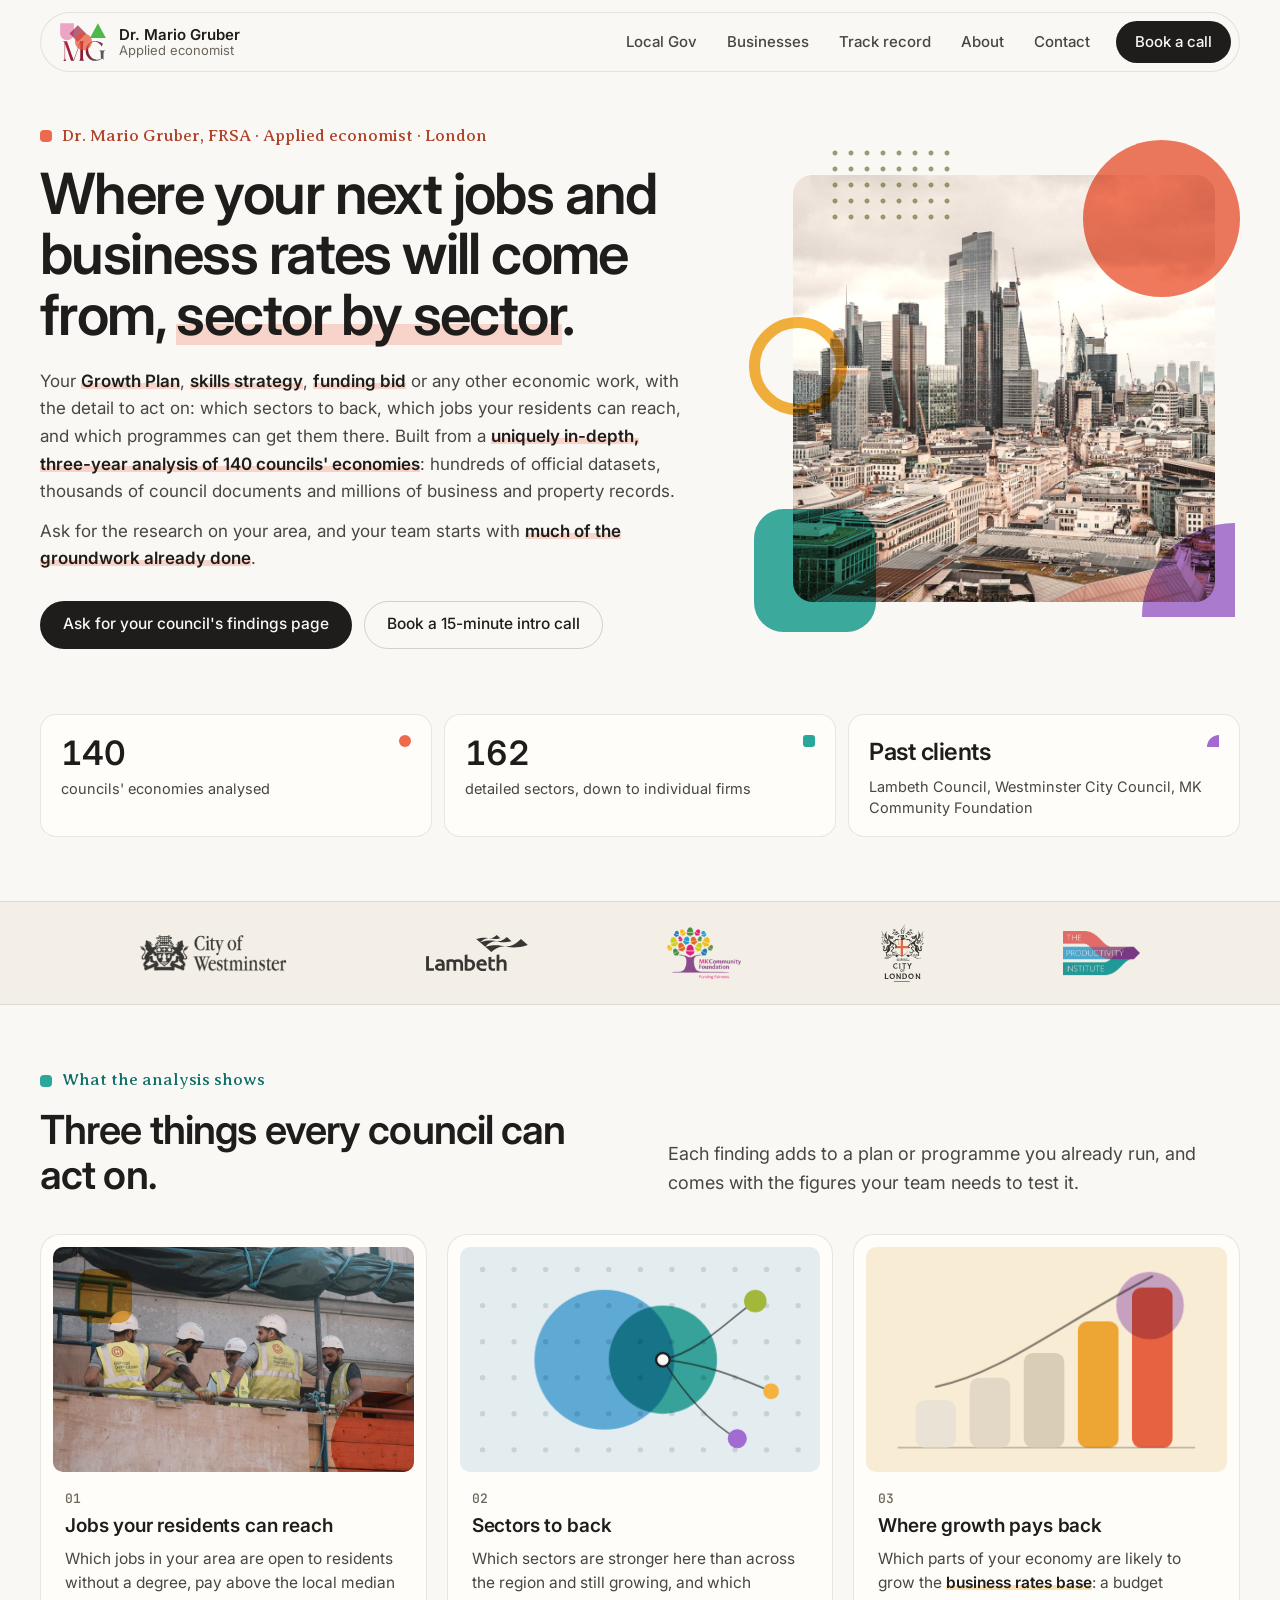
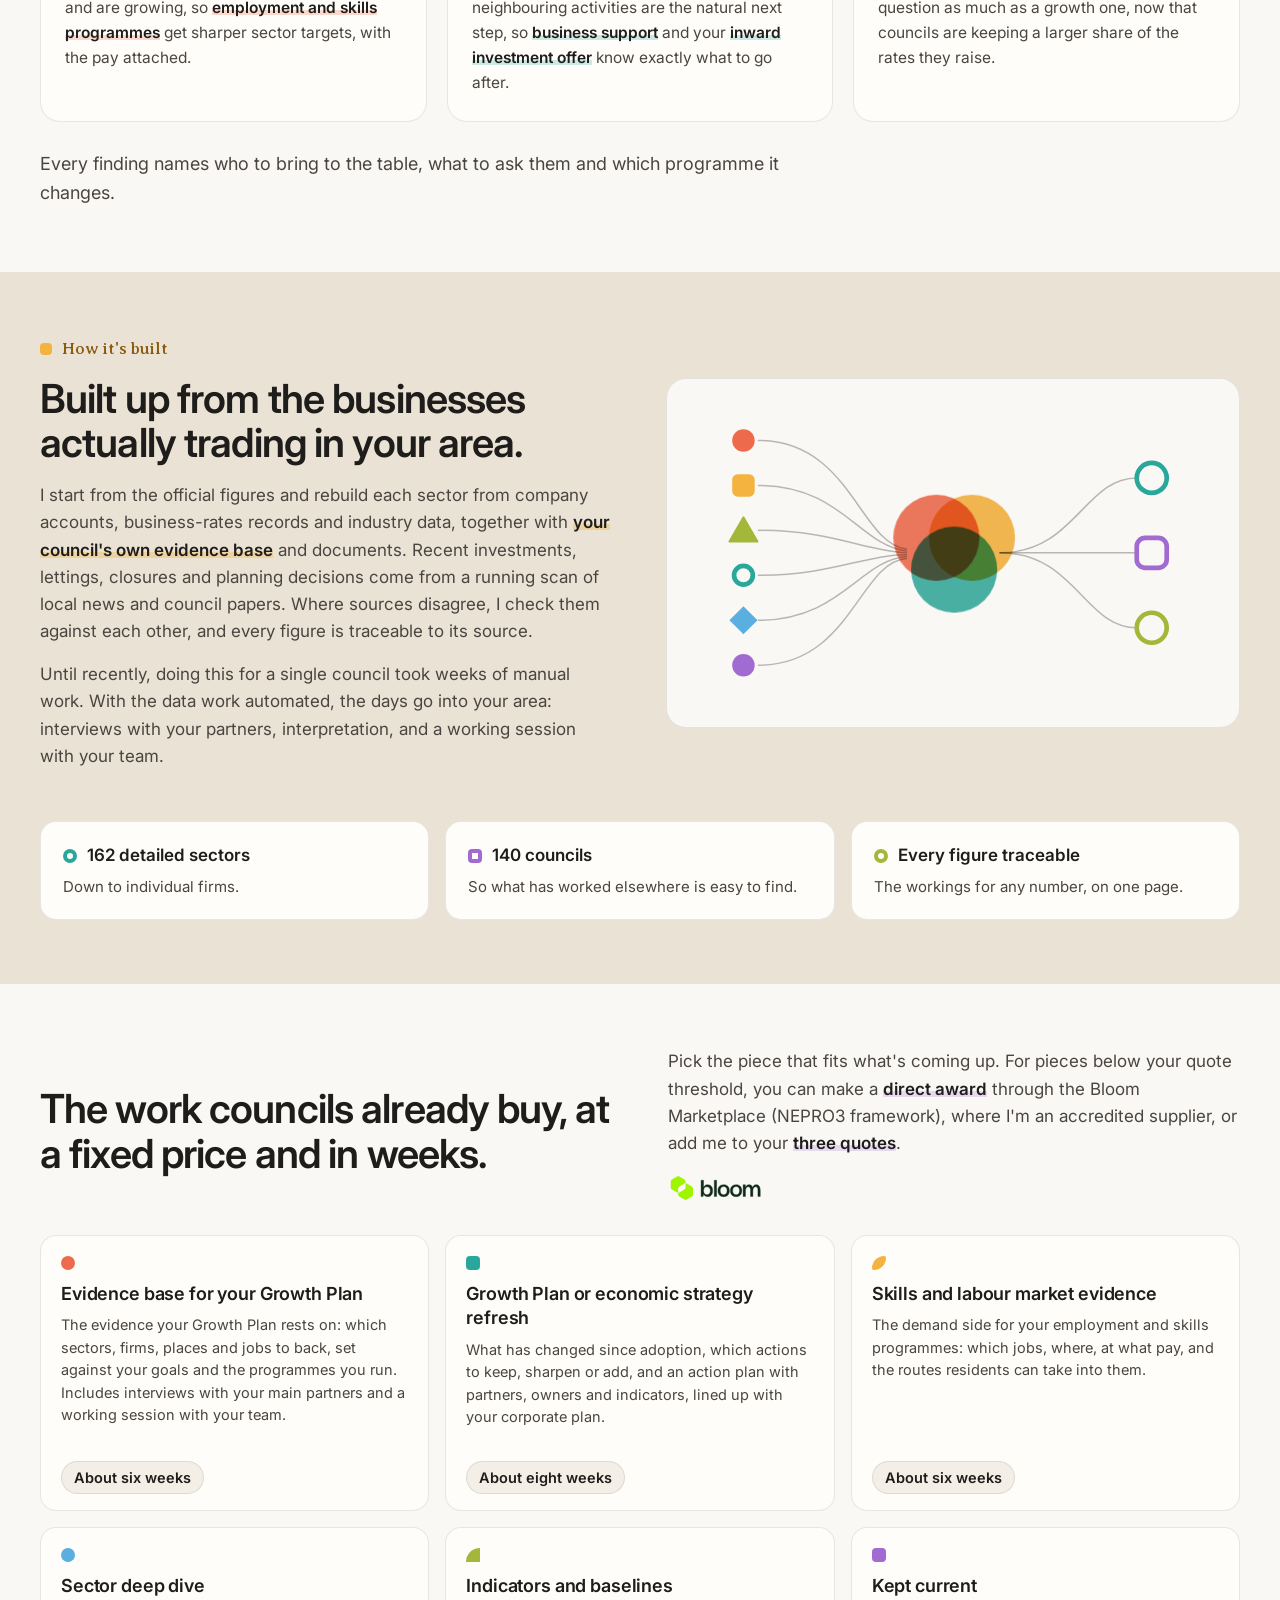
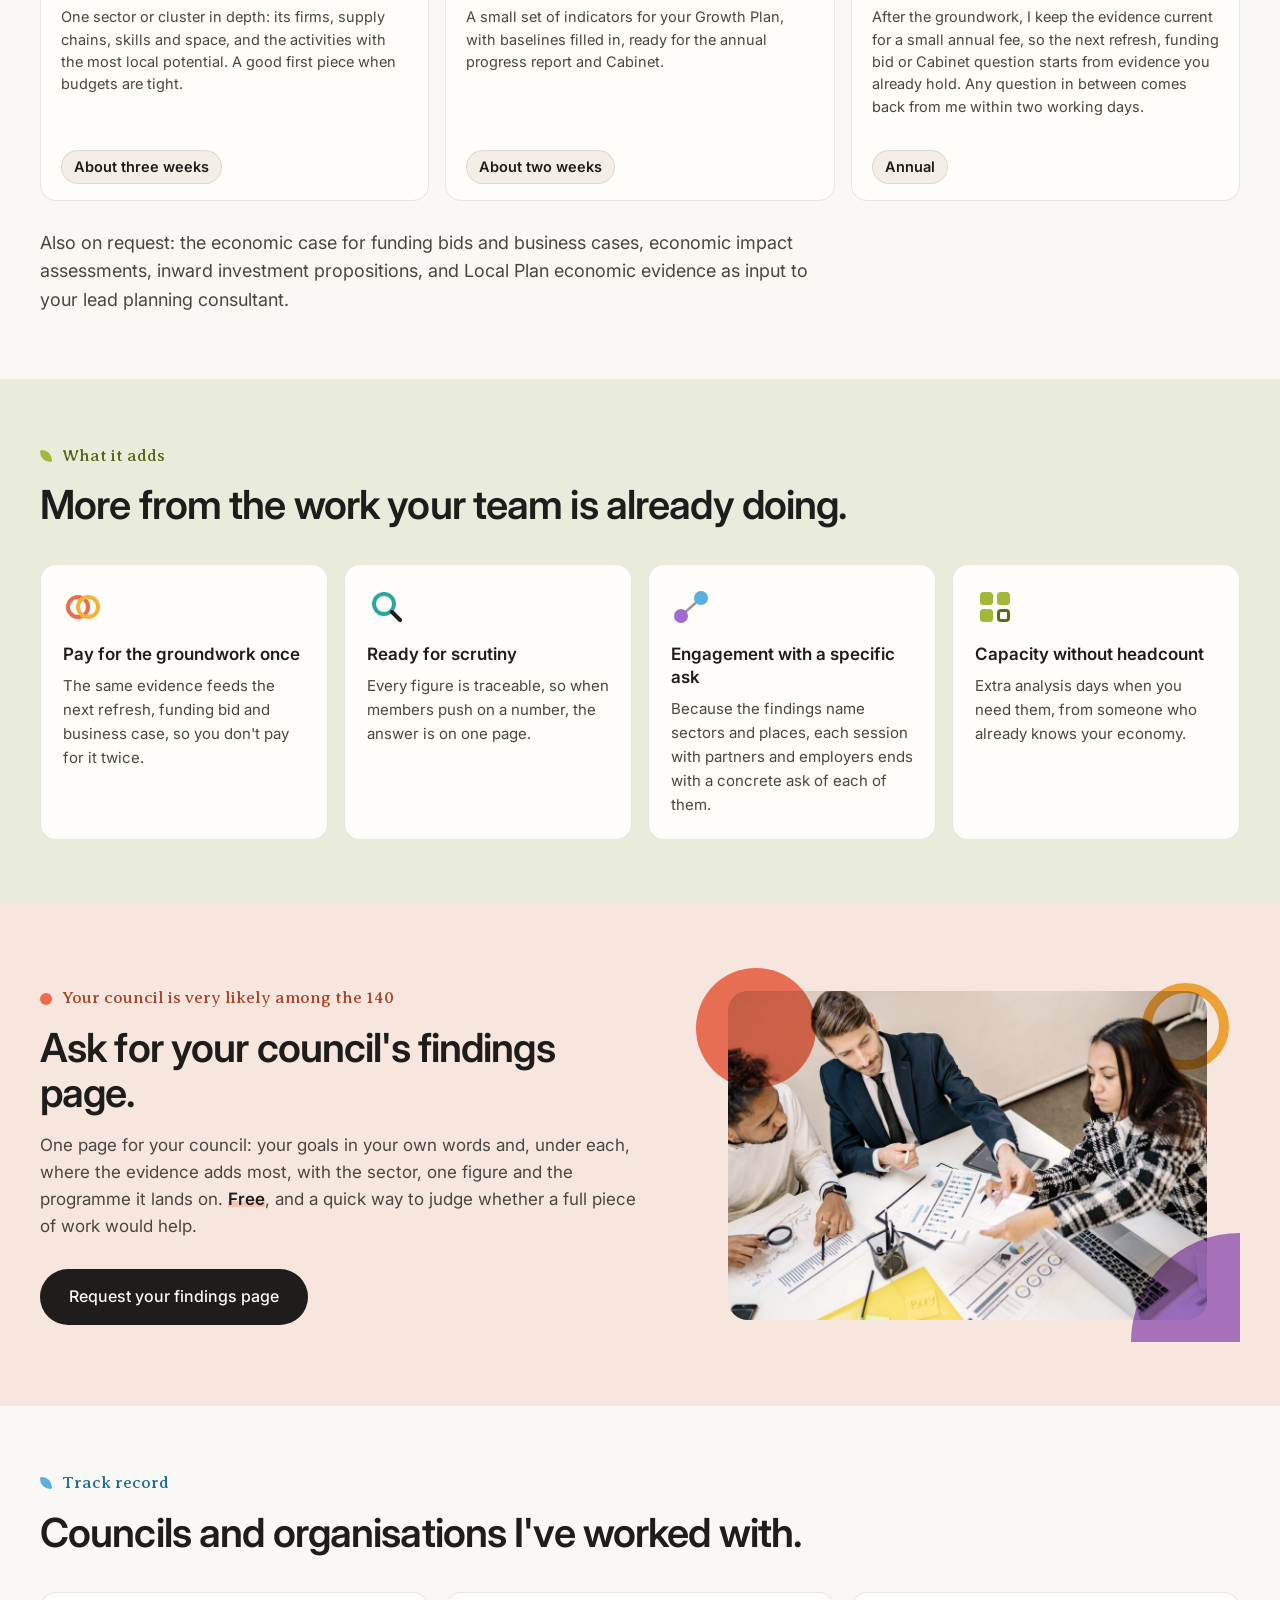
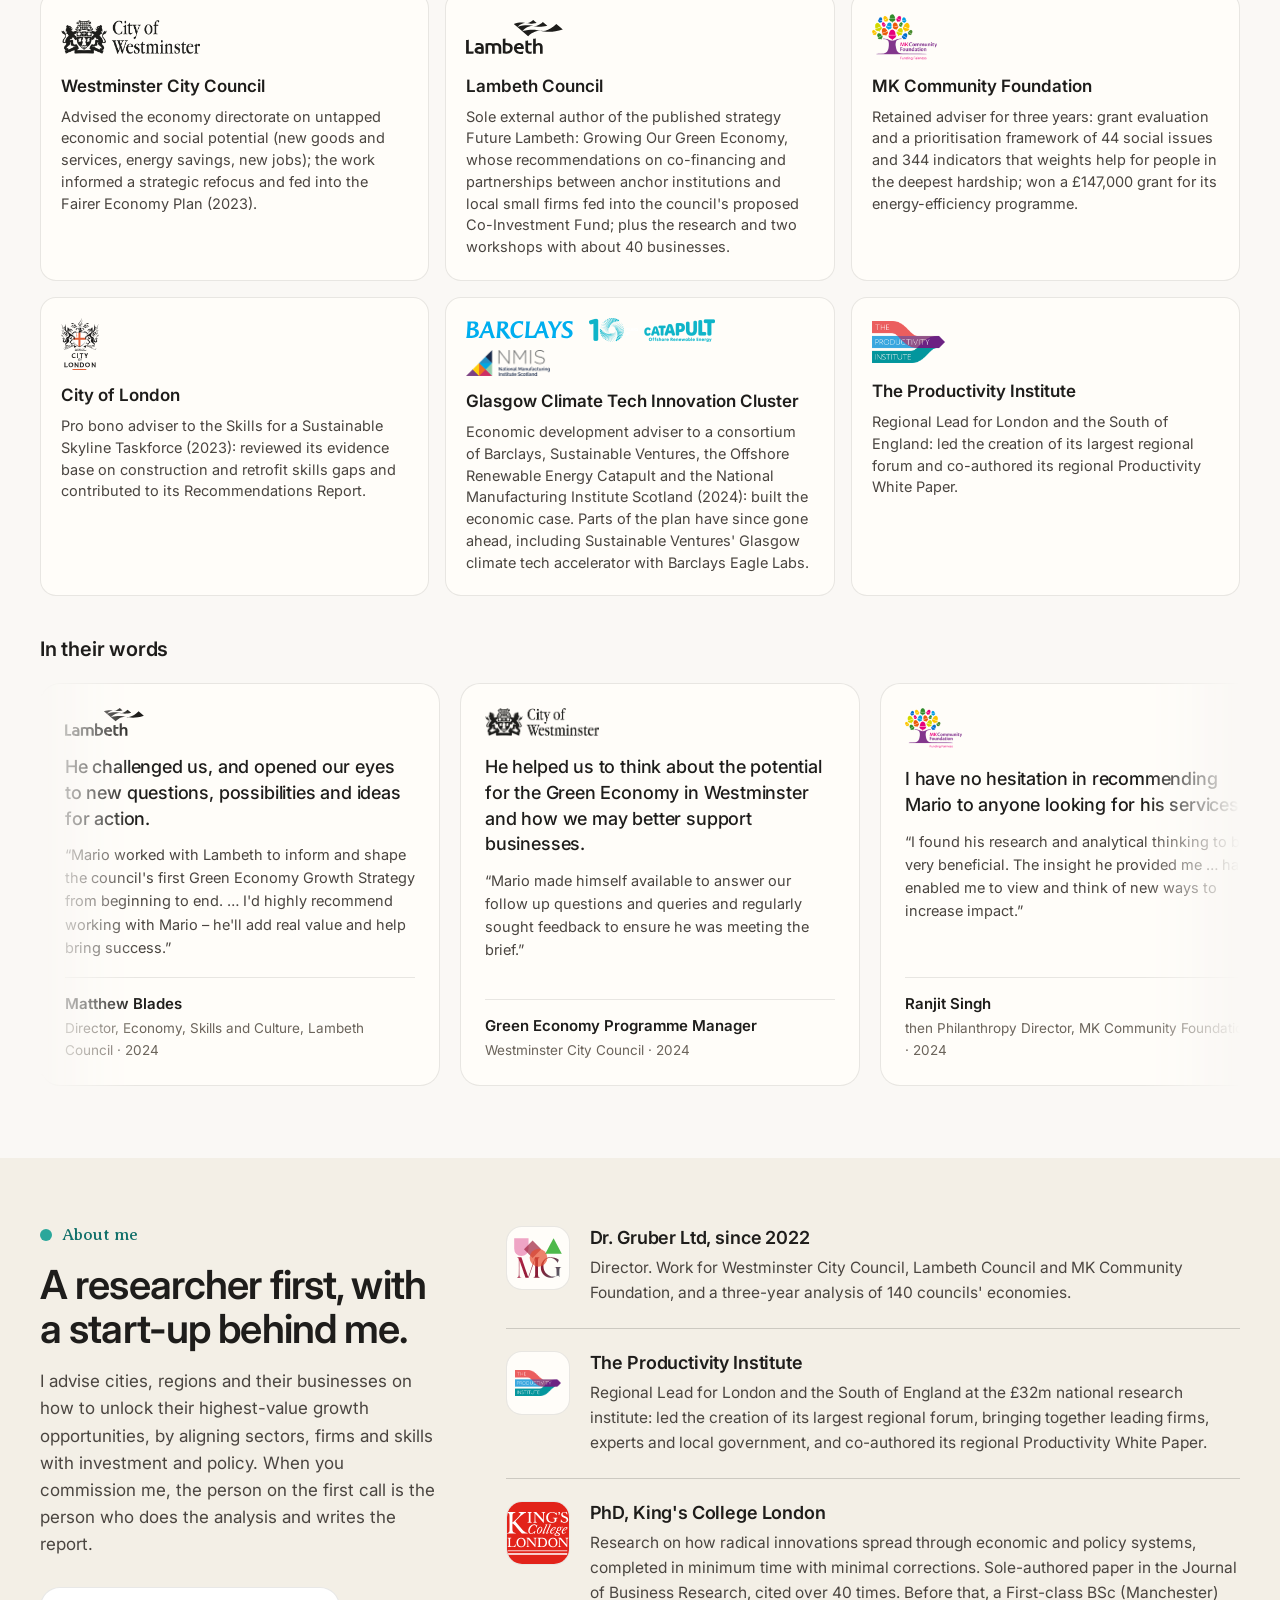
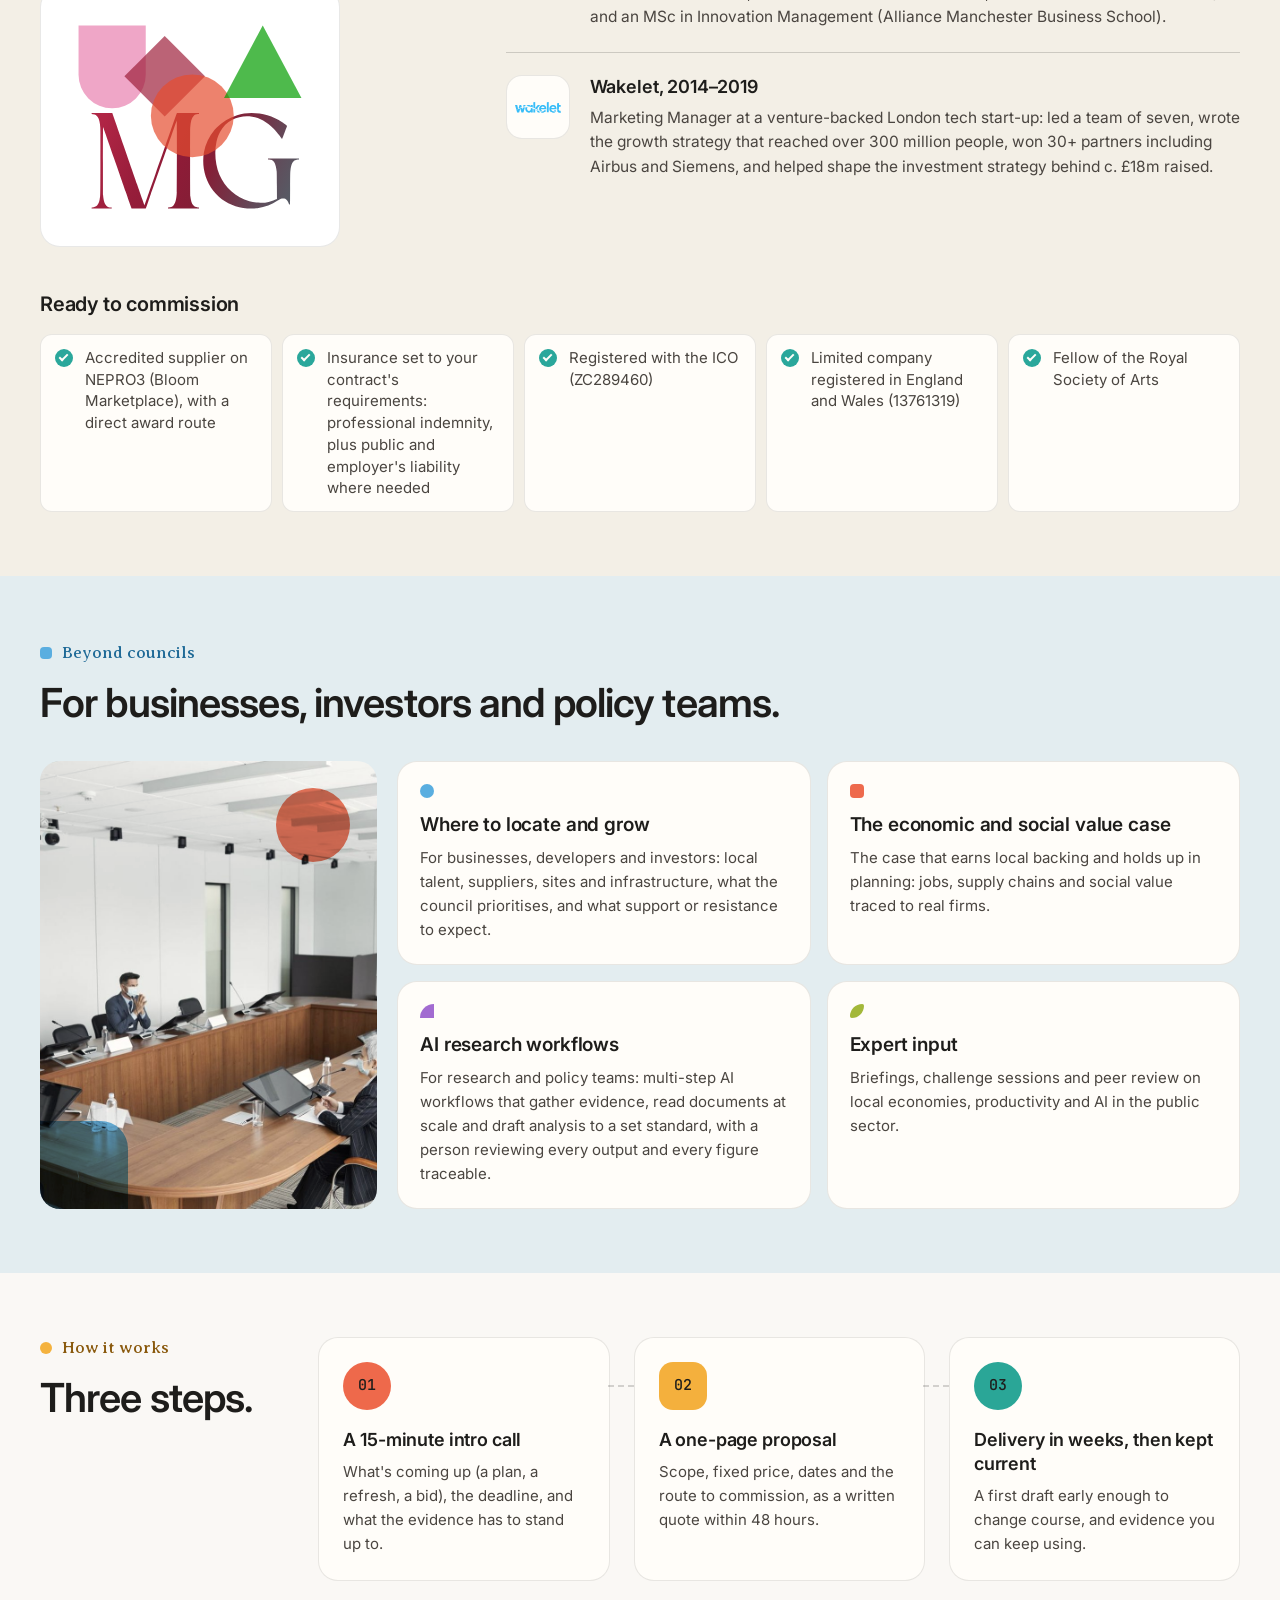
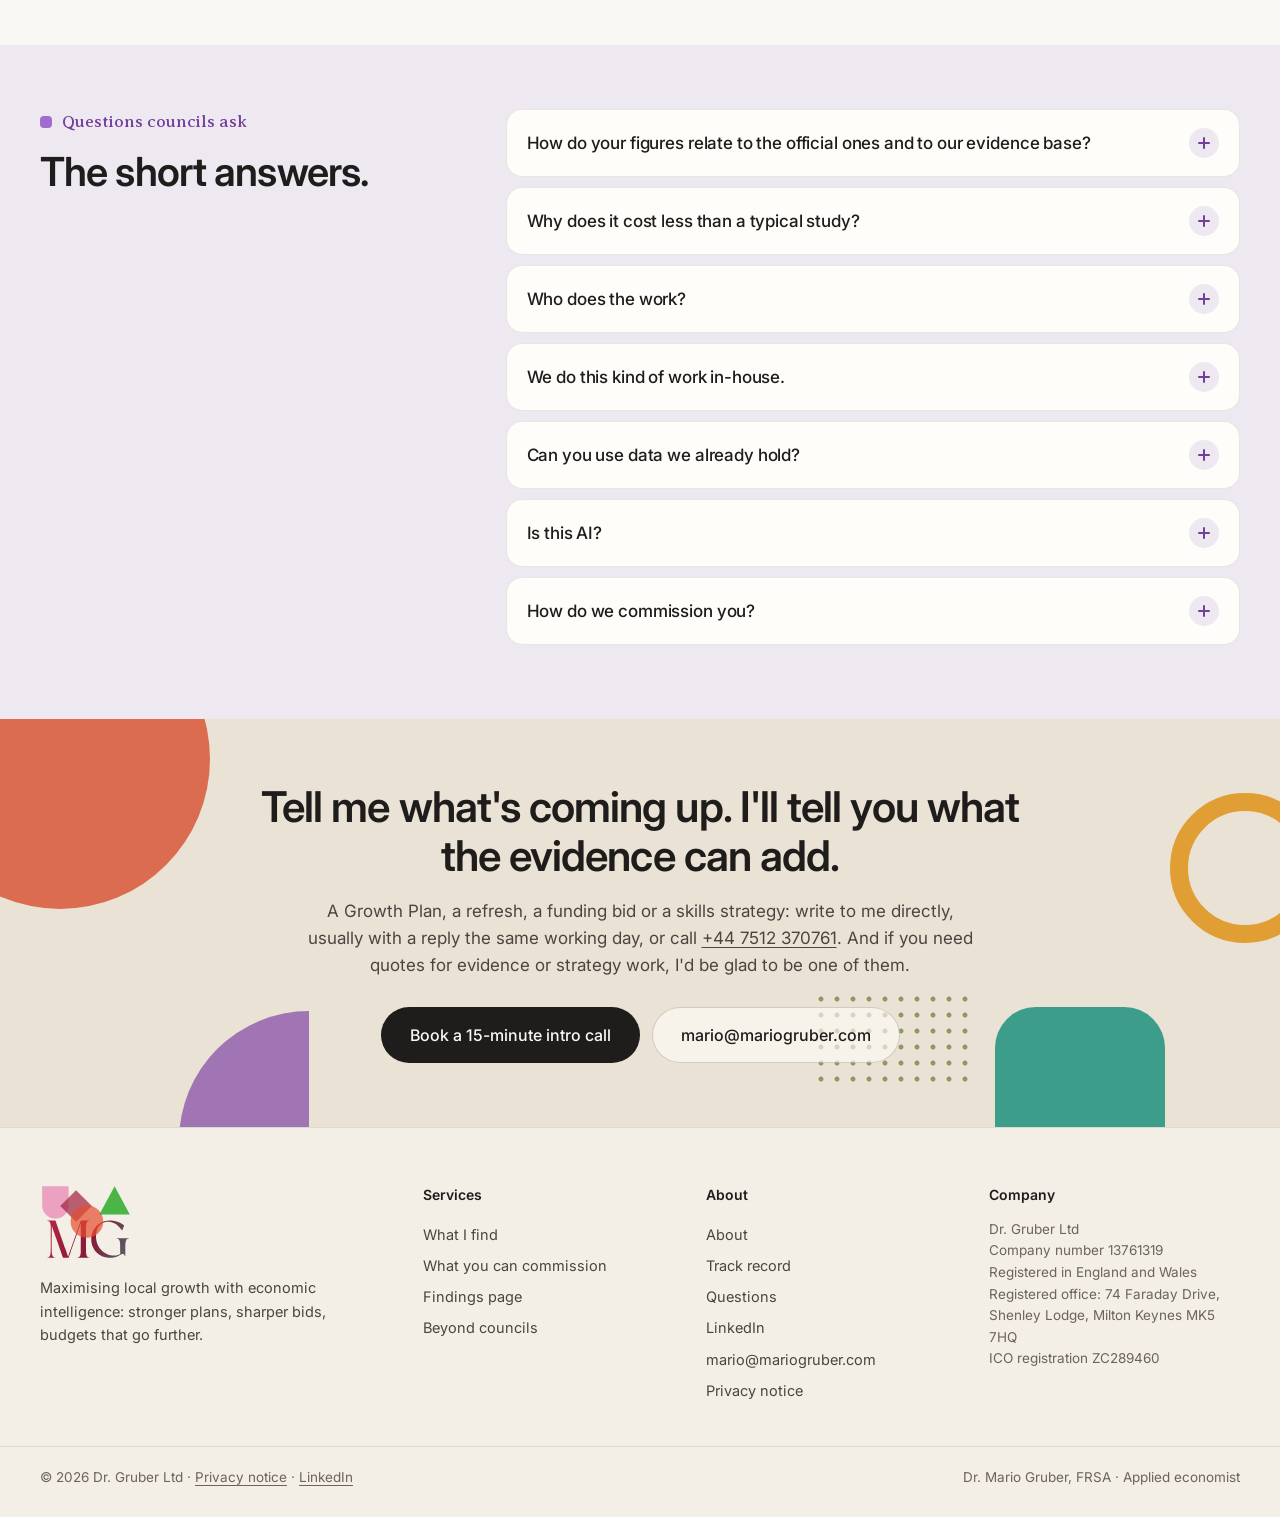
<file: index.html>
<!DOCTYPE html>
<html lang="en-GB">
<head>
<meta charset="utf-8">
<meta name="viewport" content="width=device-width, initial-scale=1, viewport-fit=cover">
<title>Dr. Mario Gruber | Applied Economist: Growth Evidence for Councils</title>
<meta name="description" content="Applied economist Dr. Mario Gruber shows councils where their next jobs and business rates will come from, sector by sector: evidence for Growth Plans, skills strategies and funding bids, at a fixed price, in weeks.">
<link rel="canonical" href="https://mariogruber.com/">
<meta name="author" content="Dr. Mario Gruber">
<meta name="robots" content="index, follow, max-image-preview:large">
<meta name="theme-color" content="#FAF8F5">

<meta property="og:type" content="website">
<meta property="og:site_name" content="Dr. Mario Gruber">
<meta property="og:locale" content="en_GB">
<meta property="og:url" content="https://mariogruber.com/">
<meta property="og:title" content="Dr. Mario Gruber | Applied Economist: Growth Evidence for Councils">
<meta property="og:description" content="Applied economist Dr. Mario Gruber shows councils where their next jobs and business rates will come from, sector by sector: evidence for Growth Plans, skills strategies and funding bids, at a fixed price, in weeks.">
<meta property="og:image" content="https://mariogruber.com/assets/og-image.png">
<meta property="og:image:alt" content="Dr. Mario Gruber, applied economist">
<meta property="og:image:width" content="1200">
<meta property="og:image:height" content="630">
<meta property="og:image:type" content="image/png">
<meta name="twitter:card" content="summary_large_image">
<meta name="twitter:title" content="Dr. Mario Gruber | Applied Economist: Growth Evidence for Councils">
<meta name="twitter:description" content="Applied economist Dr. Mario Gruber shows councils where their next jobs and business rates will come from, sector by sector: evidence for Growth Plans, skills strategies and funding bids, at a fixed price, in weeks.">
<meta name="twitter:image" content="https://mariogruber.com/assets/og-image.png">

<link rel="icon" href="assets/favicon.svg" type="image/svg+xml">
<link rel="icon" href="assets/favicon-32.png" sizes="32x32" type="image/png">
<link rel="apple-touch-icon" href="assets/apple-touch-icon.png">
<link rel="preconnect" href="https://fonts.googleapis.com">
<link rel="preconnect" href="https://fonts.gstatic.com" crossorigin>
<link rel="stylesheet" href="https://fonts.googleapis.com/css2?family=Averia+Serif+Libre&family=Inter:wght@400;500;600&family=JetBrains+Mono:wght@400;500&display=swap">
<link rel="stylesheet" href="styles.css">

<script type="application/ld+json">
{
 "@context": "https://schema.org",
 "@graph": [
  {
   "@type": "Person",
   "@id": "https://mariogruber.com/#person",
   "name": "Dr. Mario Gruber",
   "honorificPrefix": "Dr",
   "honorificSuffix": "FRSA",
   "jobTitle": "Applied Economist, Director of Dr. Gruber Ltd",
   "description": "Applied economist Dr. Mario Gruber shows councils where their next jobs and business rates will come from, sector by sector: evidence for Growth Plans, skills strategies and funding bids, at a fixed price, in weeks.",
   "url": "https://mariogruber.com/",
   "email": "mario@mariogruber.com",
   "sameAs": [
    "https://www.linkedin.com/in/dr-mario-gruber/"
   ],
   "alumniOf": [
    {
     "@type": "CollegeOrUniversity",
     "name": "King's College London"
    },
    {
     "@type": "CollegeOrUniversity",
     "name": "Alliance Manchester Business School"
    },
    {
     "@type": "CollegeOrUniversity",
     "name": "University of Manchester"
    }
   ],
   "knowsAbout": [
    "Economic development",
    "Local economic policy",
    "Productivity",
    "Economic modelling",
    "Skills and labour markets",
    "Inward investment",
    "Agentic AI",
    "Policy analysis"
   ],
   "worksFor": {
    "@id": "https://mariogruber.com/#org"
   }
  },
  {
   "@type": "ProfessionalService",
   "@id": "https://mariogruber.com/#org",
   "name": "Dr. Gruber Ltd",
   "url": "https://mariogruber.com/",
   "email": "mario@mariogruber.com",
   "telephone": "+447512370761",
   "founder": {
    "@id": "https://mariogruber.com/#person"
   },
   "areaServed": {
    "@type": "Country",
    "name": "United Kingdom"
   },
   "identifier": "13761319",
   "serviceType": [
    "Evidence base for your Growth Plan",
    "Growth Plan or economic strategy refresh",
    "Skills and labour market evidence",
    "Sector deep dive",
    "Indicators and baselines",
    "Kept current"
   ]
  },
  {
   "@type": "WebSite",
   "@id": "https://mariogruber.com/#website",
   "url": "https://mariogruber.com/",
   "name": "Dr. Mario Gruber",
   "inLanguage": "en-GB",
   "publisher": {
    "@id": "https://mariogruber.com/#org"
   }
  },
  {
   "@type": "FAQPage",
   "mainEntity": [
    {
     "@type": "Question",
     "name": "How do your figures relate to the official ones and to our evidence base?",
     "acceptedAnswer": {
      "@type": "Answer",
      "text": "Official local figures are often estimated from regional or national data and grouped into broad sectors, which leaves councils to work out what they mean for their own area. I add that local detail: each sector is rebuilt from the businesses actually trading locally, where the work is really done rather than where firms are registered, and how much value stays in the area. Across 162 detailed sectors, output per job differs from the official local figure by 31% on average. That detail links the evidence to jobs, skills, land and business rates. Your own evidence base is part of it: if your council is among the 140, I've already been through your economic needs assessment or employment land review, and every figure is traceable."
     }
    },
    {
     "@type": "Question",
     "name": "Why does it cost less than a typical study?",
     "acceptedAnswer": {
      "@type": "Answer",
      "text": "The data work is automated, so the days go into your area: interviews, interpretation and a working session with your team. Fixed scope in writing, and insurance set to your contract's requirements."
     }
    },
    {
     "@type": "Question",
     "name": "Who does the work?",
     "acceptedAnswer": {
      "@type": "Answer",
      "text": "I lead every commission myself, from the first call to the final report, with research and engagement support from my team where the work needs it. That keeps it short, fixed and accountable."
     }
    },
    {
     "@type": "Question",
     "name": "We do this kind of work in-house.",
     "acceptedAnswer": {
      "@type": "Answer",
      "text": "Then I can be the data layer and the extra analysis days, and your team writes it."
     }
    },
    {
     "@type": "Question",
     "name": "Can you use data we already hold?",
     "acceptedAnswer": {
      "@type": "Answer",
      "text": "Yes. If you hold a Beauhurst, Experian or Oxford Economics run, I'll fold it in and show where the existing figures and my analysis complement each other."
     }
    },
    {
     "@type": "Question",
     "name": "Is this AI?",
     "acceptedAnswer": {
      "@type": "Answer",
      "text": "I use automated tools for the data processing. The analysis and the writing are mine: every figure is checked by me and traceable to its source."
     }
    },
    {
     "@type": "Question",
     "name": "How do we commission you?",
     "acceptedAnswer": {
      "@type": "Answer",
      "text": "For pieces below your quote threshold, you can make a direct award through the Bloom Marketplace (NEPRO3 framework) or add me to your three quotes. Larger pieces go through your usual procurement. Either way, you get a one-page proposal with scope, fixed price and dates."
     }
    }
   ]
  }
 ]
}
</script>
</head>
<body>
<a class="skip" href="#main">Skip to content</a>
<div class="progress" id="progress" aria-hidden="true"><span></span></div>

<header class="nav" id="nav">
  <div class="shell nav__in">
    <a class="brand" href="#top" aria-label="Dr. Mario Gruber, home">
      <img class="brand__mark" src="assets/logo-mg.svg" alt="MG logo" width="60" height="50">
      <span class="brand__txt"><strong>Dr. Mario Gruber</strong><em>Applied economist</em></span>
    </a>
    <nav class="nav__links" aria-label="Primary">
      <a href="#find">Local Gov</a>
      <a href="#beyond">Businesses</a>
      <a href="#proof">Track record</a>
      <a href="#about">About</a>
      <a href="#contact">Contact</a>
    </nav>
    <div class="nav__cta">
      <a class="btn btn--solid" href="mailto:mario@mariogruber.com?subject=15-minute%20intro%20call">Book a call</a>
    </div>
    <button class="burger" id="burger" aria-expanded="false" aria-controls="mobileMenu" aria-label="Open menu"><span></span><span></span></button>
  </div>
  <div class="mobile" id="mobileMenu" hidden>
    <a href="#find">Local Gov</a>
    <a href="#beyond">Businesses</a>
    <a href="#proof">Track record</a>
    <a href="#about">About</a>
    <a href="#contact">Contact</a>
    <a class="btn btn--solid" href="mailto:mario@mariogruber.com?subject=15-minute%20intro%20call">Book a call</a>
  </div>
</header>

<main id="main">

<section class="hero" id="top">
  <div class="shell hero__in">
  <div class="hero__text">
    <p class="eyebrow reveal">Dr. Mario Gruber, FRSA · Applied economist · London</p>
    <h1 class="reveal">Where your next jobs and business rates will come from, <span class="grad">sector by sector</span>.</h1>
    <p class="hero__sub reveal">Your <strong class="hl">Growth Plan</strong>, <strong class="hl">skills strategy</strong>, <strong class="hl">funding bid</strong> or any other economic work, with the detail to act on: which sectors to back, which jobs your residents can reach, and which programmes can get them there. Built from a <strong class="hl">uniquely in-depth, three-year analysis of 140 councils' economies</strong>: hundreds of official datasets, thousands of council documents and millions of business and property records.</p>
    <p class="hero__sub hero__sub--short reveal">Ask for the research on your area, and your team starts with <strong class="hl">much of the groundwork already done</strong>.</p>
    <div class="hero__btns reveal">
      <a class="btn btn--glow" href="#findings">Ask for your council's findings page</a>
      <a class="btn btn--line" href="mailto:mario@mariogruber.com?subject=15-minute%20intro%20call">Book a 15-minute intro call</a>
    </div>
  </div>
    <div class="hero__visual reveal" aria-hidden="true">
      <div class="hv__frame"><img src="assets/img/london-city.jpg" alt="" width="960" height="960" fetchpriority="high" decoding="async"></div>
      <span class="shape shape--circle hv__s1" data-drift="-0.06"></span>
      <span class="shape shape--square hv__s2" data-drift="0.05"></span>
      <span class="shape shape--ring hv__s3" data-drift="-0.03"></span>
      <span class="shape shape--quarter hv__s4" data-drift="0.04"></span>
      <span class="shape shape--dots hv__s5"></span>
    </div>
    <ul class="stats reveal" aria-label="Key figures">
      <li><b data-count="140">0</b><span>councils' economies analysed</span></li>
      <li><b data-count="162">0</b><span>detailed sectors, down to individual firms</span></li>
      <li><b class="stat-txt">Past clients</b><span>Lambeth Council, Westminster City Council, MK Community Foundation</span></li>
    </ul>
  </div>
</section>

<section class="strip" aria-label="Organisations">
  <div class="marquee" data-marquee>
    <div class="marquee__track">
      <ul class="marquee__list"><li><img class="lg lg--westminster" src="assets/logos/westminster.png" alt="Westminster City Council" width="489" height="120" loading="lazy" decoding="async"></li><li><img class="lg lg--lambeth" src="assets/logos/lambeth.svg" alt="Lambeth Council" width="320" height="113" loading="lazy" decoding="async"></li><li><img class="lg lg--mkcf" src="assets/logos/mkcf.png" alt="MK Community Foundation" width="228" height="160" loading="lazy" decoding="async"></li><li><img class="lg lg--city-of-london" src="assets/logos/city-of-london.svg" alt="City of London" width="71" height="96" loading="lazy" decoding="async"></li><li><img class="lg lg--tpi" src="assets/logos/tpi.png" alt="The Productivity Institute" width="246" height="140" loading="lazy" decoding="async"></li></ul>
      <ul class="marquee__list" aria-hidden="true"><li><img class="lg lg--westminster" src="assets/logos/westminster.png" alt="" width="489" height="120" loading="lazy" decoding="async"></li><li><img class="lg lg--lambeth" src="assets/logos/lambeth.svg" alt="" width="320" height="113" loading="lazy" decoding="async"></li><li><img class="lg lg--mkcf" src="assets/logos/mkcf.png" alt="" width="228" height="160" loading="lazy" decoding="async"></li><li><img class="lg lg--city-of-london" src="assets/logos/city-of-london.svg" alt="" width="71" height="96" loading="lazy" decoding="async"></li><li><img class="lg lg--tpi" src="assets/logos/tpi.png" alt="" width="246" height="140" loading="lazy" decoding="async"></li></ul>
    </div>
  </div>
</section>

<section class="sec" id="find">
  <div class="shell">
    <p class="eyebrow reveal">What the analysis shows</p>
    <h2 class="h2 reveal">Three things every council can act on.</h2>
    <p class="lede reveal">Each finding adds to a plan or programme you already run, and comes with the figures your team needs to test it.</p>
    <div class="cards cards--3" data-snap>
      <article class="card card--coral reveal">
        <div class="card__art card__art--photo" aria-hidden="true"><img src="assets/img/construction-team.jpg" alt="" width="900" height="600" loading="lazy" decoding="async"><span class="shape shape--circle ca1"></span><span class="shape shape--square ca2"></span></div>
        <span class="card__no">01</span>
        <h3>Jobs your residents can reach</h3>
        <p>Which jobs in your area are open to residents without a degree, pay above the local median and are growing, so <strong class="hl">employment and skills programmes</strong> get sharper sector targets, with the pay attached.</p>
      </article>
      <article class="card card--teal reveal">
        <div class="card__art" aria-hidden="true"><svg viewBox="0 0 320 200" focusable="false">
          <g fill="#1E1D1B" opacity=".13"><circle cx="20" cy="20" r="2.4"/><circle cx="20" cy="52" r="2.4"/><circle cx="20" cy="84" r="2.4"/><circle cx="20" cy="116" r="2.4"/><circle cx="20" cy="148" r="2.4"/><circle cx="20" cy="180" r="2.4"/><circle cx="48" cy="20" r="2.4"/><circle cx="48" cy="52" r="2.4"/><circle cx="48" cy="84" r="2.4"/><circle cx="48" cy="116" r="2.4"/><circle cx="48" cy="148" r="2.4"/><circle cx="48" cy="180" r="2.4"/><circle cx="76" cy="20" r="2.4"/><circle cx="76" cy="52" r="2.4"/><circle cx="76" cy="84" r="2.4"/><circle cx="76" cy="116" r="2.4"/><circle cx="76" cy="148" r="2.4"/><circle cx="76" cy="180" r="2.4"/><circle cx="104" cy="20" r="2.4"/><circle cx="104" cy="52" r="2.4"/><circle cx="104" cy="84" r="2.4"/><circle cx="104" cy="116" r="2.4"/><circle cx="104" cy="148" r="2.4"/><circle cx="104" cy="180" r="2.4"/><circle cx="132" cy="20" r="2.4"/><circle cx="132" cy="52" r="2.4"/><circle cx="132" cy="84" r="2.4"/><circle cx="132" cy="116" r="2.4"/><circle cx="132" cy="148" r="2.4"/><circle cx="132" cy="180" r="2.4"/><circle cx="160" cy="20" r="2.4"/><circle cx="160" cy="52" r="2.4"/><circle cx="160" cy="84" r="2.4"/><circle cx="160" cy="116" r="2.4"/><circle cx="160" cy="148" r="2.4"/><circle cx="160" cy="180" r="2.4"/><circle cx="188" cy="20" r="2.4"/><circle cx="188" cy="52" r="2.4"/><circle cx="188" cy="84" r="2.4"/><circle cx="188" cy="116" r="2.4"/><circle cx="188" cy="148" r="2.4"/><circle cx="188" cy="180" r="2.4"/><circle cx="216" cy="20" r="2.4"/><circle cx="216" cy="52" r="2.4"/><circle cx="216" cy="84" r="2.4"/><circle cx="216" cy="116" r="2.4"/><circle cx="216" cy="148" r="2.4"/><circle cx="216" cy="180" r="2.4"/><circle cx="244" cy="20" r="2.4"/><circle cx="244" cy="52" r="2.4"/><circle cx="244" cy="84" r="2.4"/><circle cx="244" cy="116" r="2.4"/><circle cx="244" cy="148" r="2.4"/><circle cx="244" cy="180" r="2.4"/><circle cx="272" cy="20" r="2.4"/><circle cx="272" cy="52" r="2.4"/><circle cx="272" cy="84" r="2.4"/><circle cx="272" cy="116" r="2.4"/><circle cx="272" cy="148" r="2.4"/><circle cx="272" cy="180" r="2.4"/><circle cx="300" cy="20" r="2.4"/><circle cx="300" cy="52" r="2.4"/><circle cx="300" cy="84" r="2.4"/><circle cx="300" cy="116" r="2.4"/><circle cx="300" cy="148" r="2.4"/><circle cx="300" cy="180" r="2.4"/></g>
          <circle class="mb" cx="128" cy="100" r="62" fill="#5AAEE0" opacity=".9"/>
          <circle class="mb" cx="180" cy="100" r="48" fill="#2AA79B" opacity=".92"/>
          <g class="draw" fill="none" stroke="#1E1D1B" stroke-width="1.6" stroke-linecap="round" stroke-opacity=".6"><path pathLength="1" d="M180 100 C214 92 236 66 262 48"/><path pathLength="1" d="M180 100 C222 104 252 118 276 128"/><path pathLength="1" d="M180 100 C200 132 222 156 246 170"/></g>
          <circle cx="262" cy="48" r="10" fill="#A3B83A"/><circle cx="276" cy="128" r="7" fill="#F4B23E"/><circle cx="246" cy="170" r="8.5" fill="#A26BD1"/>
          <circle cx="180" cy="100" r="6" fill="#FAF8F5" stroke="#1E1D1B" stroke-width="2"/>
        </svg></div>
        <span class="card__no">02</span>
        <h3>Sectors to back</h3>
        <p>Which sectors are stronger here than across the region and still growing, and which neighbouring activities are the natural next step, so <strong class="hl">business support</strong> and your <strong class="hl">inward investment offer</strong> know exactly what to go after.</p>
      </article>
      <article class="card card--amber reveal">
        <div class="card__art" aria-hidden="true"><svg viewBox="0 0 320 200" focusable="false">
          <path d="M28 178H292" stroke="#1E1D1B" stroke-opacity=".25" stroke-width="1.6"/>
          <rect x="44" y="136" width="36" height="42" rx="8" fill="#EAE3D5"/>
          <rect x="92" y="116" width="36" height="62" rx="8" fill="#E2D8C5"/>
          <rect x="140" y="94" width="36" height="84" rx="8" fill="#D9CDB6"/>
          <rect class="mb" x="188" y="66" width="36" height="112" rx="8" fill="#F4B23E"/>
          <rect class="mb" x="236" y="36" width="36" height="142" rx="8" fill="#EE6A4D"/>
          <circle class="mb" cx="252" cy="52" r="30" fill="#A26BD1" opacity=".55"/>
          <path class="draw" pathLength="1" d="M62 124 C120 112 170 70 254 26" fill="none" stroke="#1E1D1B" stroke-width="1.8" stroke-dasharray="4 6" stroke-linecap="round" stroke-opacity=".55"/>
        </svg></div>
        <span class="card__no">03</span>
        <h3>Where growth pays back</h3>
        <p>Which parts of your economy are likely to grow the <strong class="hl">business rates base</strong>: a budget question as much as a growth one, now that councils are keeping a larger share of the rates they raise.</p>
      </article>
    </div>
    <p class="lede lede--gap reveal">Every finding names who to bring to the table, what to ask them and which programme it changes.</p>
  </div>
</section>

<section class="band band--model" id="built">
  <div class="shell band__in">
    <div class="built__text">
    <p class="eyebrow reveal">How it's built</p>
    <h2 class="statement reveal">Built up from the businesses actually trading in your area.</h2>
    <p class="band__sub reveal">I start from the official figures and rebuild each sector from company accounts, business-rates records and industry data, together with <strong class="hl">your council's own evidence base</strong> and documents. Recent investments, lettings, closures and planning decisions come from a running scan of local news and council papers. Where sources disagree, I check them against each other, and every figure is traceable to its source.</p>
    <p class="band__sub reveal">Until recently, doing this for a single council took weeks of manual work. With the data work automated, the days go into your area: interviews with your partners, interpretation, and a working session with your team.</p>
    </div>
    <div class="built__art reveal" aria-hidden="true"><svg class="flow" viewBox="0 0 560 320" focusable="false">
      <g class="draw" fill="none" stroke="#1E1D1B" stroke-opacity=".3" stroke-width="1.6" stroke-linecap="round">
        <path pathLength="1" d="M72 40 C170 40 180 150 230 156"/><path pathLength="1" d="M72 88 C160 88 180 152 230 158"/><path pathLength="1" d="M72 136 C150 136 186 158 230 160"/>
        <path pathLength="1" d="M72 184 C150 184 186 162 230 162"/><path pathLength="1" d="M72 232 C160 232 180 168 230 164"/><path pathLength="1" d="M72 280 C170 280 180 170 230 166"/>
        <path pathLength="1" d="M330 160 C410 160 420 80 476 80"/><path pathLength="1" d="M330 160 H476"/><path pathLength="1" d="M330 160 C410 160 420 240 476 240"/>
      </g>
      <circle cx="56" cy="40" r="12" fill="#EE6A4D"/>
      <rect x="44" y="76" width="24" height="24" rx="6" fill="#F4B23E"/>
      <path d="M56 122 L71 148 H41 Z" fill="#A3B83A" stroke="#A3B83A" stroke-width="2" stroke-linejoin="round"/>
      <circle cx="56" cy="184" r="10" fill="none" stroke="#2AA79B" stroke-width="5"/>
      <path d="M56 217 L71 232 L56 247 L41 232 Z" fill="#5AAEE0"/>
      <circle cx="56" cy="280" r="12" fill="#A26BD1"/>
      <circle class="mb" cx="262" cy="144" r="46" fill="#EE6A4D" opacity=".9"/>
      <circle class="mb" cx="300" cy="144" r="46" fill="#F4B23E" opacity=".9"/>
      <circle class="mb" cx="281" cy="178" r="46" fill="#2AA79B" opacity=".85"/>
      <circle cx="492" cy="80" r="16" fill="#FAF8F5" stroke="#2AA79B" stroke-width="5"/>
      <rect x="476" y="144" width="32" height="32" rx="9" fill="#FAF8F5" stroke="#A26BD1" stroke-width="5"/>
      <circle cx="492" cy="240" r="16" fill="#FAF8F5" stroke="#A3B83A" stroke-width="5"/>
    </svg></div>
    <div class="model" data-snap>
      <div class="reveal"><span class="k">162 detailed sectors</span><p>Down to individual firms.</p></div>
      <div class="reveal"><span class="k">140 councils</span><p>So what has worked elsewhere is easy to find.</p></div>
      <div class="reveal"><span class="k">Every figure traceable</span><p>The workings for any number, on one page.</p></div>
    </div>
  </div>
</section>

<section class="sec" id="commission">
  <div class="shell split">
   <div class="split__head">
    <p class="eyebrow reveal">What you can commission</p>
    <h2 class="h2 reveal">The work councils already buy, at a fixed price and in weeks.</h2>
    <p class="lede reveal">Pick the piece that fits what's coming up. For pieces below your quote threshold, you can make a <strong class="hl">direct award</strong> through the Bloom Marketplace (NEPRO3 framework), where I'm an accredited supplier, or add me to your <strong class="hl">three quotes</strong>.</p>
    <img class="bloom-mark reveal" src="assets/logos/bloom.svg" alt="Bloom" width="163" height="51" loading="lazy" decoding="async">
   </div>
   <div class="split__body">
    <ul class="svc svc--offer" data-snap>
        <li class="reveal"><h3>Evidence base for your Growth Plan</h3><p>The evidence your Growth Plan rests on: which sectors, firms, places and jobs to back, set against your goals and the programmes you run. Includes interviews with your main partners and a working session with your team.</p><span class="meta"><em>About six weeks</em></span></li>
        <li class="reveal"><h3>Growth Plan or economic strategy refresh</h3><p>What has changed since adoption, which actions to keep, sharpen or add, and an action plan with partners, owners and indicators, lined up with your corporate plan.</p><span class="meta"><em>About eight weeks</em></span></li>
        <li class="reveal"><h3>Skills and labour market evidence</h3><p>The demand side for your employment and skills programmes: which jobs, where, at what pay, and the routes residents can take into them.</p><span class="meta"><em>About six weeks</em></span></li>
        <li class="reveal"><h3>Sector deep dive</h3><p>One sector or cluster in depth: its firms, supply chains, skills and space, and the activities with the most local potential. A good first piece when budgets are tight.</p><span class="meta"><em>About three weeks</em></span></li>
        <li class="reveal"><h3>Indicators and baselines</h3><p>A small set of indicators for your Growth Plan, with baselines filled in, ready for the annual progress report and Cabinet.</p><span class="meta"><em>About two weeks</em></span></li>
        <li class="reveal"><h3>Kept current</h3><p>After the groundwork, I keep the evidence current for a small annual fee, so the next refresh, funding bid or Cabinet question starts from evidence you already hold. Any question in between comes back from me within two working days.</p><span class="meta"><em>Annual</em></span></li>
    </ul>
    <p class="lede lede--gap reveal">Also on request: the economic case for funding bids and business cases, economic impact assessments, inward investment propositions, and Local Plan economic evidence as input to your lead planning consultant.</p>
   </div>
  </div>
</section>

<section class="band band--adds" id="adds" aria-label="What it adds">
  <div class="shell band__in">
    <p class="eyebrow reveal">What it adds</p>
    <h2 class="statement reveal">More from the work your team is already doing.</h2>
    <div class="outcomes">
      <div class="reveal"><span class="oc-ico" aria-hidden="true"><svg viewBox="0 0 40 40" focusable="false"><circle cx="15" cy="20" r="10" fill="none" stroke="#EE6A4D" stroke-width="4"/><circle cx="25" cy="20" r="10" fill="none" stroke="#F4B23E" stroke-width="4"/></svg></span><b>Pay for the groundwork once</b><p>The same evidence feeds the next refresh, funding bid and business case, so you don't pay for it twice.</p></div>
      <div class="reveal"><span class="oc-ico" aria-hidden="true"><svg viewBox="0 0 40 40" focusable="false"><circle cx="17" cy="17" r="10" fill="none" stroke="#2AA79B" stroke-width="4"/><path d="M25 25 L33 33" stroke="#1E1D1B" stroke-width="4" stroke-linecap="round"/></svg></span><b>Ready for scrutiny</b><p>Every figure is traceable, so when members push on a number, the answer is on one page.</p></div>
      <div class="reveal"><span class="oc-ico" aria-hidden="true"><svg viewBox="0 0 40 40" focusable="false"><path d="M11 28 L29 12" stroke="#1E1D1B" stroke-opacity=".45" stroke-width="2.5" stroke-linecap="round"/><circle cx="10" cy="29" r="7" fill="#A26BD1"/><circle cx="30" cy="11" r="7" fill="#5AAEE0"/></svg></span><b>Engagement with a specific ask</b><p>Because the findings name sectors and places, each session with partners and employers ends with a concrete ask of each of them.</p></div>
      <div class="reveal"><span class="oc-ico" aria-hidden="true"><svg viewBox="0 0 40 40" focusable="false"><rect x="5" y="5" width="13" height="13" rx="3.5" fill="#A3B83A"/><rect x="22" y="5" width="13" height="13" rx="3.5" fill="#A3B83A"/><rect x="5" y="22" width="13" height="13" rx="3.5" fill="#A3B83A"/><rect x="23.5" y="23.5" width="10" height="10" rx="2.5" fill="none" stroke="#5B6B16" stroke-width="3"/></svg></span><b>Capacity without headcount</b><p>Extra analysis days when you need them, from someone who already knows your economy.</p></div>
    </div>
  </div>
</section>

<section class="band band--findings" id="findings" aria-label="Findings page">
  <div class="shell band__in">
   <div class="findings__text">
    <p class="eyebrow reveal">Your council is very likely among the 140</p>
    <h2 class="statement reveal">Ask for your council's findings page.</h2>
    <p class="band__sub reveal">One page for your council: your goals in your own words and, under each, where the evidence adds most, with the sector, one figure and the programme it lands on. <strong class="hl">Free</strong>, and a quick way to judge whether a full piece of work would help.</p>
    <p class="band__cta reveal"><a class="btn btn--glow btn--lg" href="mailto:mario@mariogruber.com?subject=Findings%20page%20request%20for%20our%20council">Request your findings page</a></p>
   </div>
   <div class="findings__art reveal" aria-hidden="true"><img src="assets/img/working-session.jpg" alt="" width="1000" height="700" loading="lazy" decoding="async"><span class="shape shape--circle fa1"></span><span class="shape shape--quarter fa2"></span><span class="shape shape--ring fa3"></span></div>
  </div>
</section>

<section class="sec" id="proof">
  <div class="shell">
    <p class="eyebrow reveal">Track record</p>
    <h2 class="h2 reveal">Councils and organisations I've worked with.</h2>
    <div class="logos" data-snap>
      <div class="logo reveal"><span class="logo__marks" aria-hidden="true"><img class="lg lg--westminster" src="assets/logos/westminster.png" alt="" width="489" height="120" loading="lazy" decoding="async"></span><b>Westminster City Council</b><span>Advised the economy directorate on untapped economic and social potential (new goods and services, energy savings, new jobs); the work informed a strategic refocus and fed into the Fairer Economy Plan (2023).</span></div>
      <div class="logo reveal"><span class="logo__marks" aria-hidden="true"><img class="lg lg--lambeth" src="assets/logos/lambeth.svg" alt="" width="320" height="113" loading="lazy" decoding="async"></span><b>Lambeth Council</b><span>Sole external author of the published strategy Future Lambeth: Growing Our Green Economy, whose recommendations on co-financing and partnerships between anchor institutions and local small firms fed into the council's proposed Co-Investment Fund; plus the research and two workshops with about 40 businesses.</span></div>
      <div class="logo reveal"><span class="logo__marks" aria-hidden="true"><img class="lg lg--mkcf" src="assets/logos/mkcf.png" alt="" width="228" height="160" loading="lazy" decoding="async"></span><b>MK Community Foundation</b><span>Retained adviser for three years: grant evaluation and a prioritisation framework of 44 social issues and 344 indicators that weights help for people in the deepest hardship; won a £147,000 grant for its energy-efficiency programme.</span></div>
      <div class="logo reveal"><span class="logo__marks" aria-hidden="true"><img class="lg lg--city-of-london" src="assets/logos/city-of-london.svg" alt="" width="71" height="96" loading="lazy" decoding="async"></span><b>City of London</b><span>Pro bono adviser to the Skills for a Sustainable Skyline Taskforce (2023): reviewed its evidence base on construction and retrofit skills gaps and contributed to its Recommendations Report.</span></div>
      <div class="logo reveal"><span class="logo__marks" aria-hidden="true"><img class="lg lg--barclays" src="assets/logos/barclays.svg" alt="" width="142" height="24" loading="lazy" decoding="async"><img class="lg lg--ore-catapult" src="assets/logos/ore-catapult.png" alt="" width="504" height="96" loading="lazy" decoding="async"><img class="lg lg--nmis" src="assets/logos/nmis.png" alt="" width="170" height="53" loading="lazy" decoding="async"></span><b>Glasgow Climate Tech Innovation Cluster</b><span>Economic development adviser to a consortium of Barclays, Sustainable Ventures, the Offshore Renewable Energy Catapult and the National Manufacturing Institute Scotland (2024): built the economic case. Parts of the plan have since gone ahead, including Sustainable Ventures' Glasgow climate tech accelerator with Barclays Eagle Labs.</span></div>
      <div class="logo reveal"><span class="logo__marks" aria-hidden="true"><img class="lg lg--tpi" src="assets/logos/tpi.png" alt="" width="246" height="140" loading="lazy" decoding="async"></span><b>The Productivity Institute</b><span>Regional Lead for London and the South of England: led the creation of its largest regional forum and co-authored its regional Productivity White Paper.</span></div>
    </div>

    <h3 class="h3 reveal">In their words</h3>
    <div class="marquee marquee--quotes" data-marquee>
      <div class="marquee__track">
        <div class="marquee__list">
        <figure class="quote quote--1">
          <img class="quote__logo lg lg--lambeth" src="assets/logos/lambeth.svg" alt="" loading="lazy" decoding="async">
          <blockquote>He challenged us, and opened our eyes to new questions, possibilities and ideas for action.</blockquote>
          <p>“Mario worked with Lambeth to inform and shape the council's first Green Economy Growth Strategy from beginning to end. … I'd highly recommend working with Mario – he'll add real value and help bring success.”</p>
          <figcaption><b>Matthew Blades</b><span>Director, Economy, Skills and Culture, Lambeth Council · 2024</span></figcaption>
        </figure>
        <figure class="quote quote--2">
          <img class="quote__logo lg lg--westminster" src="assets/logos/westminster.png" alt="" loading="lazy" decoding="async">
          <blockquote>He helped us to think about the potential for the Green Economy in Westminster and how we may better support businesses.</blockquote>
          <p>“Mario made himself available to answer our follow up questions and queries and regularly sought feedback to ensure he was meeting the brief.”</p>
          <figcaption><b>Green Economy Programme Manager</b><span>Westminster City Council · 2024</span></figcaption>
        </figure>
        <figure class="quote quote--3">
          <img class="quote__logo lg lg--mkcf" src="assets/logos/mkcf.png" alt="" loading="lazy" decoding="async">
          <blockquote>I have no hesitation in recommending Mario to anyone looking for his services.</blockquote>
          <p>“I found his research and analytical thinking to be very beneficial. The insight he provided me … has enabled me to view and think of new ways to increase impact.”</p>
          <figcaption><b>Ranjit Singh</b><span>then Philanthropy Director, MK Community Foundation · 2024</span></figcaption>
        </figure>
        <figure class="quote quote--4">
          <img class="quote__logo lg lg--mkcf" src="assets/logos/mkcf.png" alt="" loading="lazy" decoding="async">
          <blockquote>His expertise and dedication were instrumental.</blockquote>
          <p>On the sustainability and philanthropy work for MK Community Foundation.</p>
          <figcaption><b>Michaela Clark-Shanmughanathan</b><span>Trustee, Directory of Social Change · client</span></figcaption>
        </figure>
        </div>
        <div class="marquee__list" aria-hidden="true">
        <figure class="quote quote--1">
          <img class="quote__logo lg lg--lambeth" src="assets/logos/lambeth.svg" alt="" loading="lazy" decoding="async">
          <blockquote>He challenged us, and opened our eyes to new questions, possibilities and ideas for action.</blockquote>
          <p>“Mario worked with Lambeth to inform and shape the council's first Green Economy Growth Strategy from beginning to end. … I'd highly recommend working with Mario – he'll add real value and help bring success.”</p>
          <figcaption><b>Matthew Blades</b><span>Director, Economy, Skills and Culture, Lambeth Council · 2024</span></figcaption>
        </figure>
        <figure class="quote quote--2">
          <img class="quote__logo lg lg--westminster" src="assets/logos/westminster.png" alt="" loading="lazy" decoding="async">
          <blockquote>He helped us to think about the potential for the Green Economy in Westminster and how we may better support businesses.</blockquote>
          <p>“Mario made himself available to answer our follow up questions and queries and regularly sought feedback to ensure he was meeting the brief.”</p>
          <figcaption><b>Green Economy Programme Manager</b><span>Westminster City Council · 2024</span></figcaption>
        </figure>
        <figure class="quote quote--3">
          <img class="quote__logo lg lg--mkcf" src="assets/logos/mkcf.png" alt="" loading="lazy" decoding="async">
          <blockquote>I have no hesitation in recommending Mario to anyone looking for his services.</blockquote>
          <p>“I found his research and analytical thinking to be very beneficial. The insight he provided me … has enabled me to view and think of new ways to increase impact.”</p>
          <figcaption><b>Ranjit Singh</b><span>then Philanthropy Director, MK Community Foundation · 2024</span></figcaption>
        </figure>
        <figure class="quote quote--4">
          <img class="quote__logo lg lg--mkcf" src="assets/logos/mkcf.png" alt="" loading="lazy" decoding="async">
          <blockquote>His expertise and dedication were instrumental.</blockquote>
          <p>On the sustainability and philanthropy work for MK Community Foundation.</p>
          <figcaption><b>Michaela Clark-Shanmughanathan</b><span>Trustee, Directory of Social Change · client</span></figcaption>
        </figure>
        </div>
      </div>
    </div>
  </div>
</section>

<section class="sec sec--tint" id="about">
  <div class="shell split split--about">
   <div class="split__head">
    <p class="eyebrow reveal">About me</p>
    <h2 class="h2 reveal">A researcher first, with a start-up behind me.</h2>
    <p class="lede reveal">I advise cities, regions and their businesses on how to unlock their highest-value growth opportunities, by aligning sectors, firms and skills with investment and policy. When you commission me, the person on the first call is the person who does the analysis and writes the report.</p>
    <div class="about__art about__art--logo reveal" aria-hidden="true"><img src="assets/logo-mg.svg" alt="" width="1689" height="1402" loading="lazy" decoding="async"></div>
   </div>
   <div class="split__body">
    <ul class="svc svc--timeline" data-snap>
      <li class="reveal"><span class="tl__mark" aria-hidden="true"><img class="lg lg--logo-mg" src="assets/logo-mg.svg" alt="" width="60" height="50" loading="lazy" decoding="async"></span><h3>Dr. Gruber Ltd, since 2022</h3><p>Director. Work for Westminster City Council, Lambeth Council and MK Community Foundation, and a three-year analysis of 140 councils' economies.</p></li>
      <li class="reveal"><span class="tl__mark" aria-hidden="true"><img class="lg lg--tpi" src="assets/logos/tpi.png" alt="" width="246" height="140" loading="lazy" decoding="async"></span><h3>The Productivity Institute</h3><p>Regional Lead for London and the South of England at the £32m national research institute: led the creation of its largest regional forum, bringing together leading firms, experts and local government, and co-authored its regional Productivity White Paper.</p></li>
      <li class="reveal"><span class="tl__mark" aria-hidden="true"><img class="lg lg--kcl" src="assets/logos/kcl.svg" alt="" width="477" height="363" loading="lazy" decoding="async"></span><h3>PhD, King's College London</h3><p>Research on how radical innovations spread through economic and policy systems, completed in minimum time with minimal corrections. Sole-authored paper in the Journal of Business Research, cited over 40 times. Before that, a First-class BSc (Manchester) and an MSc in Innovation Management (Alliance Manchester Business School).</p></li>
      <li class="reveal"><span class="tl__mark" aria-hidden="true"><img class="lg lg--wakelet" src="assets/logos/wakelet.svg" alt="" width="148" height="34" loading="lazy" decoding="async"></span><h3>Wakelet, 2014–2019</h3><p>Marketing Manager at a venture-backed London tech start-up: led a team of seven, wrote the growth strategy that reached over 300 million people, won 30+ partners including Airbus and Siemens, and helped shape the investment strategy behind c. £18m raised.</p></li>
    </ul>
   </div>
  </div>
  <div class="shell about__ready">
    <h3 class="h3 reveal">Ready to commission</h3>
    <ul class="ticks reveal"><li>Accredited supplier on NEPRO3 (Bloom Marketplace), with a direct award route</li><li>Insurance set to your contract's requirements: professional indemnity, plus public and employer's liability where needed</li><li>Registered with the ICO (ZC289460)</li><li>Limited company registered in England and Wales (13761319)</li><li>Fellow of the Royal Society of Arts</li></ul>
  </div>
</section>

<section class="sec" id="beyond">
  <div class="shell">
    <p class="eyebrow reveal">Beyond councils</p>
    <h2 class="h2 reveal">For businesses, investors and policy teams.</h2>
    <div class="beyond">
    <div class="beyond__art reveal" aria-hidden="true"><img src="assets/img/boardroom.jpg" alt="" width="900" height="1000" loading="lazy" decoding="async"><span class="shape shape--square ba1"></span><span class="shape shape--circle ba2"></span></div>
    <div class="cards cards--2" data-snap>
      <article class="card card--b reveal"><h3>Where to locate and grow</h3><p>For businesses, developers and investors: local talent, suppliers, sites and infrastructure, what the council prioritises, and what support or resistance to expect.</p></article>
      <article class="card card--b reveal"><h3>The economic and social value case</h3><p>The case that earns local backing and holds up in planning: jobs, supply chains and social value traced to real firms.</p></article>
      <article class="card card--b reveal"><h3>AI research workflows</h3><p>For research and policy teams: multi-step AI workflows that gather evidence, read documents at scale and draft analysis to a set standard, with a person reviewing every output and every figure traceable.</p></article>
      <article class="card card--b reveal"><h3>Expert input</h3><p>Briefings, challenge sessions and peer review on local economies, productivity and AI in the public sector.</p></article>
    </div>
    </div>
  </div>
</section>

<section class="sec sec--tint" id="how">
  <div class="shell">
    <p class="eyebrow reveal">How it works</p>
    <h2 class="h2 reveal">Three steps.</h2>
    <ol class="steps">
      <li class="reveal"><span>01</span><h3>A 15-minute intro call</h3><p>What's coming up (a plan, a refresh, a bid), the deadline, and what the evidence has to stand up to.</p></li>
      <li class="reveal"><span>02</span><h3>A one-page proposal</h3><p>Scope, fixed price, dates and the route to commission, as a written quote within 48 hours.</p></li>
      <li class="reveal"><span>03</span><h3>Delivery in weeks, then kept current</h3><p>A first draft early enough to change course, and evidence you can keep using.</p></li>
    </ol>
  </div>
</section>

<section class="sec" id="faq">
  <div class="shell split split--faq">
   <div class="split__head">
    <p class="eyebrow reveal">Questions councils ask</p>
    <h2 class="h2 reveal">The short answers.</h2>
   </div>
   <div class="split__body faq">
    <details class="qa reveal"><summary><h3>How do your figures relate to the official ones and to our evidence base?</h3><span class="qa__icon" aria-hidden="true"></span></summary><p>Official local figures are often estimated from regional or national data and grouped into broad sectors, which leaves councils to work out what they mean for their own area. I add that local detail: each sector is rebuilt from the businesses actually trading locally, where the work is really done rather than where firms are registered, and how much value stays in the area. Across 162 detailed sectors, output per job differs from the official local figure by 31% on average. That detail links the evidence to jobs, skills, land and business rates. Your own evidence base is part of it: if your council is among the 140, I've already been through your economic needs assessment or employment land review, and every figure is traceable.</p></details>
    <details class="qa reveal"><summary><h3>Why does it cost less than a typical study?</h3><span class="qa__icon" aria-hidden="true"></span></summary><p>The data work is automated, so the days go into your area: interviews, interpretation and a working session with your team. Fixed scope in writing, and insurance set to your contract's requirements.</p></details>
    <details class="qa reveal"><summary><h3>Who does the work?</h3><span class="qa__icon" aria-hidden="true"></span></summary><p>I lead every commission myself, from the first call to the final report, with research and engagement support from my team where the work needs it. That keeps it short, fixed and accountable.</p></details>
    <details class="qa reveal"><summary><h3>We do this kind of work in-house.</h3><span class="qa__icon" aria-hidden="true"></span></summary><p>Then I can be the data layer and the extra analysis days, and your team writes it.</p></details>
    <details class="qa reveal"><summary><h3>Can you use data we already hold?</h3><span class="qa__icon" aria-hidden="true"></span></summary><p>Yes. If you hold a Beauhurst, Experian or Oxford Economics run, I'll fold it in and show where the existing figures and my analysis complement each other.</p></details>
    <details class="qa reveal"><summary><h3>Is this AI?</h3><span class="qa__icon" aria-hidden="true"></span></summary><p>I use automated tools for the data processing. The analysis and the writing are mine: every figure is checked by me and traceable to its source.</p></details>
    <details class="qa reveal"><summary><h3>How do we commission you?</h3><span class="qa__icon" aria-hidden="true"></span></summary><p>For pieces below your quote threshold, you can make a direct award through the Bloom Marketplace (NEPRO3 framework) or add me to your three quotes. Larger pieces go through your usual procurement. Either way, you get a one-page proposal with scope, fixed price and dates.</p></details>
   </div>
  </div>
</section>

<section class="cta" id="contact">
  <div class="cta__art" aria-hidden="true"><span class="shape shape--circle cs1"></span><span class="shape shape--square cs2"></span><span class="shape shape--ring cs3"></span><span class="shape shape--quarter cs4"></span><span class="shape shape--dots cs5"></span></div>
  <div class="shell cta__in">
    <h2 class="reveal">Tell me what's coming up. I'll tell you what the evidence can add.</h2>
    <p class="reveal">A Growth Plan, a refresh, a funding bid or a skills strategy: write to me directly, usually with a reply the same working day, or call <a class="u" href="tel:+447512370761">+44 7512 370761</a>. And if you need quotes for evidence or strategy work, I'd be glad to be one of them.</p>
    <div class="cta__btns reveal">
      <a class="btn btn--glow btn--lg" href="mailto:mario@mariogruber.com?subject=15-minute%20intro%20call">Book a 15-minute intro call</a>
      <a class="btn btn--line btn--lg" href="mailto:mario@mariogruber.com?subject=Enquiry%20via%20mariogruber.com">mario@mariogruber.com</a>
    </div>
  </div>
</section>
</main>


<footer class="foot">
  <div class="shell foot__in">
    <div class="foot__brand">
      <img class="brand__mark" src="assets/logo-mg.svg" alt="MG logo" width="60" height="50">
      <p>Maximising local growth with economic intelligence: stronger plans, sharper bids, budgets that go further.</p>
    </div>
    <nav class="foot__col" aria-label="Services">
      <h2>Services</h2>
      <a href="#find">What I find</a>
      <a href="#commission">What you can commission</a>
      <a href="#findings">Findings page</a>
      <a href="#beyond">Beyond councils</a>
    </nav>
    <nav class="foot__col" aria-label="About">
      <h2>About</h2>
      <a href="#about">About</a>
      <a href="#proof">Track record</a>
      <a href="#faq">Questions</a>
      <a href="https://www.linkedin.com/in/dr-mario-gruber/" rel="noopener me" target="_blank">LinkedIn</a>
      <a href="mailto:mario@mariogruber.com">mario@mariogruber.com</a>
      <a href="privacy.html">Privacy notice</a>
    </nav>
    <div class="foot__col">
      <h2>Company</h2>
      <p class="small">Dr. Gruber Ltd<br>Company number 13761319<br>Registered in England and Wales<br>Registered office: 74 Faraday Drive, Shenley Lodge, Milton Keynes MK5 7HQ<br>ICO registration ZC289460</p>
    </div>
  </div>
  <div class="shell foot__base"><p>&copy; <span id="yr">2026</span> Dr. Gruber Ltd &middot; <a class="u" href="privacy.html">Privacy notice</a> &middot; <a class="u" href="https://www.linkedin.com/in/dr-mario-gruber/" rel="noopener me" target="_blank">LinkedIn</a></p><p>Dr. Mario Gruber, FRSA &middot; Applied economist</p></div>
</footer>

<script src="main.js" defer></script>
<!-- Cloudflare Web Analytics --><script type='module' src='https://static.cloudflareinsights.com/beacon.min.js' data-cf-beacon='{"token": "cc2fd2aaf9b54d2fb43a43424a4af2ae"}'></script><!-- End Cloudflare Web Analytics -->
</body>
</html>
</file>
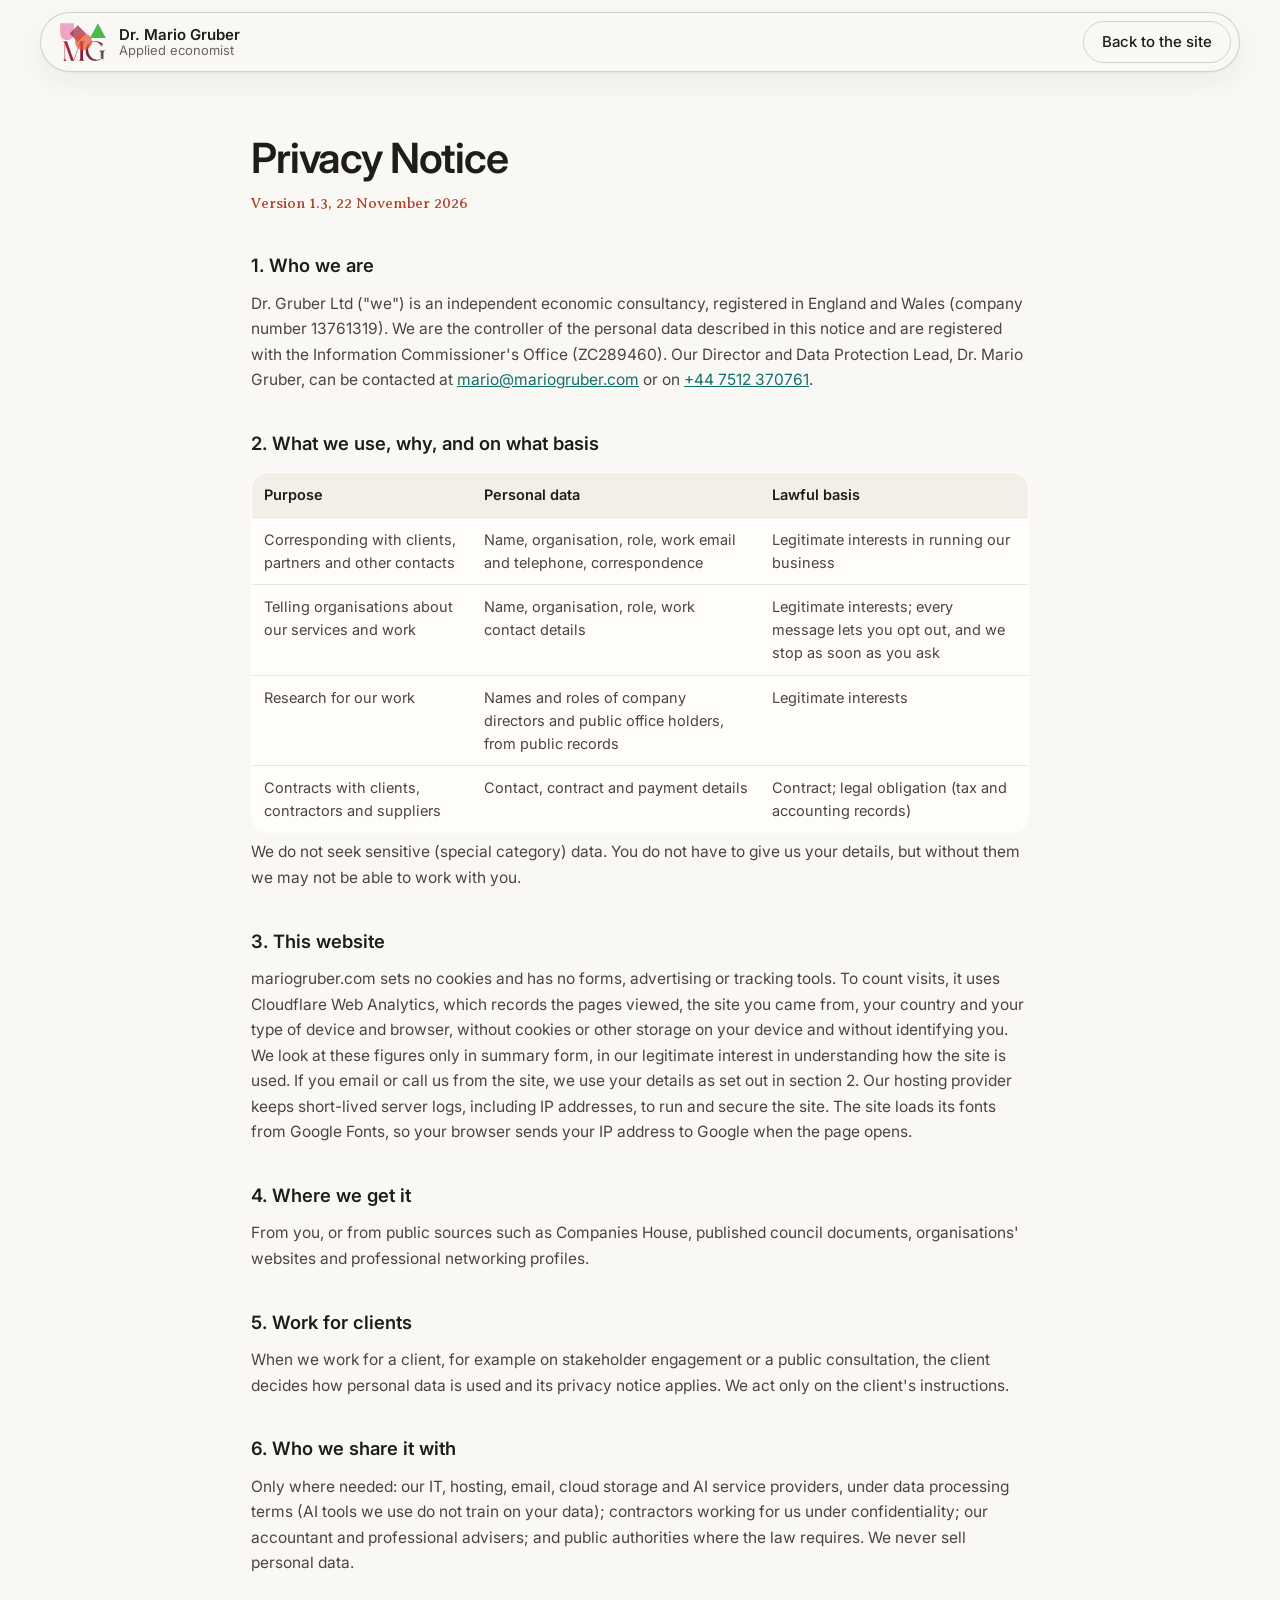
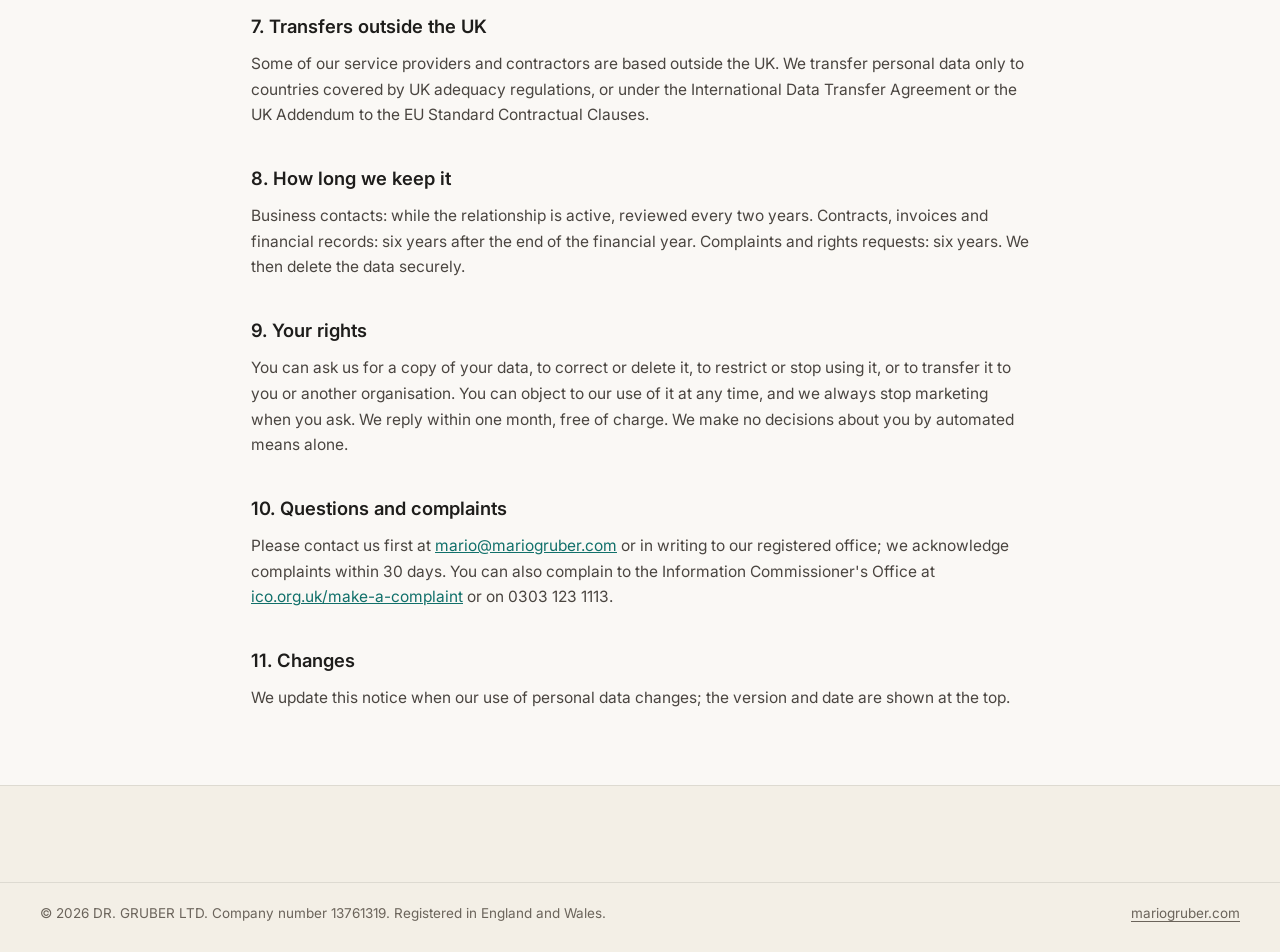
<file: privacy.html>
<!DOCTYPE html>
<html lang="en-GB">
<head>
<meta charset="utf-8">
<meta name="viewport" content="width=device-width, initial-scale=1, viewport-fit=cover">
<title>Privacy Notice | Dr. Gruber Ltd</title>
<meta name="description" content="How Dr. Gruber Ltd uses personal data, including on mariogruber.com.">
<link rel="canonical" href="https://mariogruber.com/privacy">
<meta name="robots" content="index, follow">
<meta name="theme-color" content="#FAF8F5">
<link rel="icon" href="assets/favicon.svg" type="image/svg+xml">
<link rel="icon" href="assets/favicon-32.png" sizes="32x32" type="image/png">
<link rel="apple-touch-icon" href="assets/apple-touch-icon.png">
<link rel="preconnect" href="https://fonts.googleapis.com">
<link rel="preconnect" href="https://fonts.gstatic.com" crossorigin>
<link rel="stylesheet" href="https://fonts.googleapis.com/css2?family=Averia+Serif+Libre&family=Inter:wght@400;500;600&family=JetBrains+Mono:wght@400;500&display=swap">
<link rel="stylesheet" href="styles.css">
</head>
<body>
<header class="nav is-stuck">
  <div class="shell nav__in">
    <a class="brand" href="./" aria-label="Dr. Mario Gruber, home">
      <img class="brand__mark" src="assets/logo-mg.svg" alt="MG logo" width="60" height="50">
      <span class="brand__txt"><strong>Dr. Mario Gruber</strong><em>Applied economist</em></span>
    </a>
    <div class="nav__cta"><a class="btn btn--ghost" href="./">Back to the site</a></div>
  </div>
</header>
<main id="main">
<section class="sec">
  <div class="shell legal">
    <h1>Privacy Notice</h1>
    <p class="ver">Version 1.3, 22 November 2026</p>

    <h2>1. Who we are</h2>
    <p>Dr. Gruber Ltd ("we") is an independent economic consultancy, registered in England and Wales (company number 13761319). We are the controller of the personal data described in this notice and are registered with the Information Commissioner's Office (ZC289460). Our Director and Data Protection Lead, Dr. Mario Gruber, can be contacted at <a href="mailto:mario@mariogruber.com">mario@mariogruber.com</a> or on <a href="tel:+447512370761">+44 7512 370761</a>.</p>

    <h2>2. What we use, why, and on what basis</h2>
    <table>
      <thead><tr><th>Purpose</th><th>Personal data</th><th>Lawful basis</th></tr></thead>
      <tbody>
        <tr><td>Corresponding with clients, partners and other contacts</td><td>Name, organisation, role, work email and telephone, correspondence</td><td>Legitimate interests in running our business</td></tr>
        <tr><td>Telling organisations about our services and work</td><td>Name, organisation, role, work contact details</td><td>Legitimate interests; every message lets you opt out, and we stop as soon as you ask</td></tr>
        <tr><td>Research for our work</td><td>Names and roles of company directors and public office holders, from public records</td><td>Legitimate interests</td></tr>
        <tr><td>Contracts with clients, contractors and suppliers</td><td>Contact, contract and payment details</td><td>Contract; legal obligation (tax and accounting records)</td></tr>
      </tbody>
    </table>
    <p>We do not seek sensitive (special category) data. You do not have to give us your details, but without them we may not be able to work with you.</p>

    <h2>3. This website</h2>
    <p>mariogruber.com sets no cookies and has no forms, advertising or tracking tools. To count visits, it uses Cloudflare Web Analytics, which records the pages viewed, the site you came from, your country and your type of device and browser, without cookies or other storage on your device and without identifying you. We look at these figures only in summary form, in our legitimate interest in understanding how the site is used. If you email or call us from the site, we use your details as set out in section 2. Our hosting provider keeps short-lived server logs, including IP addresses, to run and secure the site. The site loads its fonts from Google Fonts, so your browser sends your IP address to Google when the page opens.</p>

    <h2>4. Where we get it</h2>
    <p>From you, or from public sources such as Companies House, published council documents, organisations' websites and professional networking profiles.</p>

    <h2>5. Work for clients</h2>
    <p>When we work for a client, for example on stakeholder engagement or a public consultation, the client decides how personal data is used and its privacy notice applies. We act only on the client's instructions.</p>

    <h2>6. Who we share it with</h2>
    <p>Only where needed: our IT, hosting, email, cloud storage and AI service providers, under data processing terms (AI tools we use do not train on your data); contractors working for us under confidentiality; our accountant and professional advisers; and public authorities where the law requires. We never sell personal data.</p>

    <h2>7. Transfers outside the UK</h2>
    <p>Some of our service providers and contractors are based outside the UK. We transfer personal data only to countries covered by UK adequacy regulations, or under the International Data Transfer Agreement or the UK Addendum to the EU Standard Contractual Clauses.</p>

    <h2>8. How long we keep it</h2>
    <p>Business contacts: while the relationship is active, reviewed every two years. Contracts, invoices and financial records: six years after the end of the financial year. Complaints and rights requests: six years. We then delete the data securely.</p>

    <h2>9. Your rights</h2>
    <p>You can ask us for a copy of your data, to correct or delete it, to restrict or stop using it, or to transfer it to you or another organisation. You can object to our use of it at any time, and we always stop marketing when you ask. We reply within one month, free of charge. We make no decisions about you by automated means alone.</p>

    <h2>10. Questions and complaints</h2>
    <p>Please contact us first at <a href="mailto:mario@mariogruber.com">mario@mariogruber.com</a> or in writing to our registered office; we acknowledge complaints within 30 days. You can also complain to the Information Commissioner's Office at <a href="https://ico.org.uk/make-a-complaint" rel="noopener">ico.org.uk/make-a-complaint</a> or on 0303 123 1113.</p>

    <h2>11. Changes</h2>
    <p>We update this notice when our use of personal data changes; the version and date are shown at the top.</p>
  </div>
</section>
</main>
<footer class="foot">
  <div class="shell foot__base"><p>&copy; 2026 DR. GRUBER LTD. Company number 13761319. Registered in England and Wales.</p><p><a class="u" href="./">mariogruber.com</a></p></div>
</footer>
<!-- Cloudflare Web Analytics --><script type='module' src='https://static.cloudflareinsights.com/beacon.min.js' data-cf-beacon='{"token": "cc2fd2aaf9b54d2fb43a43424a4af2ae"}'></script><!-- End Cloudflare Web Analytics -->
</body>
</html>
</file>
<file: styles.css>
/* mariogruber.com - warm editorial design (v3, 20 Nov 2026)
   Warm off-white strips, Inter for text, Averia Serif Libre for section labels,
   multi-colour geometric accents with multiply overlaps. CSP-safe: no inline styles. */

:root {
  --bg: #FAF8F5;
  --cream: #F3EFE6;
  --sand: #EAE3D5;
  --paper: #FFFDF9;
  --tint-sage: #E9ECDB;
  --tint-blush: #F7E6DD;
  --tint-sky: #E3EDF0;
  --tint-lilac: #EEE8F1;
  --tint-amber: #F8ECD4;

  --ink: #1E1D1B;
  --ink-2: #262421;
  --body: #4A4540;
  --muted: #6B645B;
  --line: rgba(30, 29, 27, .10);
  --line-2: rgba(30, 29, 27, .18);

  --coral: #EE6A4D;   --coral-ink: #B0432A;
  --amber: #F4B23E;   --amber-ink: #8A5A0E;
  --olive: #A3B83A;   --olive-ink: #56661A;
  --teal: #2AA79B;    --teal-ink: #11706A;
  --sky: #5AAEE0;     --sky-ink: #1F6A97;
  --violet: #A26BD1;  --violet-ink: #73409E;

  --acc: var(--coral);
  --acc-ink: var(--coral-ink);
  --acc-soft: rgba(238, 106, 77, .26);

  --r-sm: 10px;
  --r-md: 16px;
  --r-lg: 20px;
  --shadow: 0 1px 2px rgba(30, 29, 27, .04), 0 10px 28px rgba(30, 29, 27, .06);
  --ease: cubic-bezier(.2, .7, .2, 1);
  --sec-y: clamp(48px, 5vw, 68px);
  --shell: 1280px;
  --gut: clamp(20px, 4vw, 40px);

  --font: 'Inter', system-ui, -apple-system, 'Segoe UI', Roboto, Arial, sans-serif;
  --serif: 'Averia Serif Libre', Georgia, 'Times New Roman', serif;
  --mono: 'JetBrains Mono', ui-monospace, SFMono-Regular, Menlo, monospace;
}

/* ---------- base ---------- */
*, *::before, *::after { box-sizing: border-box; }
html { -webkit-text-size-adjust: 100%; scroll-padding-top: 96px; }
@media (prefers-reduced-motion: no-preference) { html { scroll-behavior: smooth; } }
body {
  margin: 0; background: var(--bg); color: var(--body);
  font-family: var(--font); font-size: 17px; line-height: 1.6;
  -webkit-font-smoothing: antialiased; text-rendering: optimizeLegibility;
}
img, svg { display: block; max-width: 100%; }
a { color: inherit; }
h1, h2, h3 { color: var(--ink); margin: 0; font-weight: 600; }
p { margin: 0; }
ul, ol { margin: 0; padding: 0; list-style: none; }
em { font-style: normal; }
strong { font-weight: 600; color: var(--ink); }
:focus-visible { outline: 2px solid var(--teal-ink); outline-offset: 3px; border-radius: 6px; }

.shell { width: 100%; max-width: calc(var(--shell) + var(--gut) * 2); margin: 0 auto; padding: 0 var(--gut); }
.skip { position: absolute; left: -9999px; top: 8px; z-index: 100; background: var(--ink); color: var(--bg); padding: 10px 16px; border-radius: 10px; }
.skip:focus { left: 16px; }
.u { text-decoration: underline; text-decoration-thickness: 1px; text-underline-offset: 3px; }
a.u[href^="tel"] { white-space: nowrap; }

.progress { position: fixed; inset: 0 0 auto 0; height: 3px; z-index: 60; pointer-events: none; }
.progress span { display: block; height: 100%; width: 0; background: var(--coral); }

/* ---------- type ---------- */
.eyebrow {
  display: inline-flex; align-items: center; gap: 10px;
  font-family: var(--serif); font-weight: 400; font-size: 1.0625rem; line-height: 1.35;
  color: var(--acc-ink); letter-spacing: 0; margin-bottom: 16px;
}
.eyebrow::before {
  content: ""; flex: none; width: 12px; height: 12px; border-radius: 4px; background: var(--acc);
}
h1 { font-size: clamp(2.2rem, 1.2rem + 3vw, 3.55rem); line-height: 1.07; letter-spacing: -.028em; }
.h2, .statement { font-size: clamp(1.7rem, 1.15rem + 1.7vw, 2.5rem); line-height: 1.12; letter-spacing: -.022em; max-width: 34ch; }
.statement { max-width: 34ch; }
#built .statement, #findings .statement { max-width: 22ch; }
.h3 { font-size: 1.25rem; letter-spacing: -.01em; margin: 40px 0 16px; }
h3 { font-size: 1.125rem; line-height: 1.35; letter-spacing: -.008em; }
.lede { font-size: 1.125rem; line-height: 1.6; max-width: 72ch; margin-top: 16px; }
.lede--gap { margin-top: 28px; }
.band__sub { font-size: 1.0625rem; max-width: 64ch; margin-top: 16px; }
.hl {
  font-weight: 600; color: var(--ink);
  background-image: linear-gradient(transparent 62%, var(--acc-soft) 62%, var(--acc-soft) 92%, transparent 92%);
  -webkit-box-decoration-break: clone; box-decoration-break: clone;
}

/* ---------- buttons ---------- */
.btn {
  display: inline-flex; align-items: center; justify-content: center; gap: 8px;
  min-height: 48px; padding: 0 22px; border-radius: 999px;
  font: 500 15.5px/1.2 var(--font); text-decoration: none; text-align: center;
  border: 1.5px solid transparent;
  transition: background-color .2s var(--ease), color .2s var(--ease), border-color .2s var(--ease), transform .2s var(--ease);
}
.btn:active { transform: scale(.98); }
.btn--solid, .btn--glow { background: var(--ink); color: var(--bg); }
.btn--solid:hover, .btn--glow:hover { background: var(--coral-ink); }
.btn--line { border-color: var(--line-2); color: var(--ink); background: transparent; }
.btn--line:hover { background: var(--paper); border-color: var(--ink); }
.btn--lg { min-height: 56px; padding: 0 28px; font-size: 16px; }

/* ---------- nav ---------- */
.nav { position: sticky; top: 0; z-index: 50; padding: 12px var(--gut) 0; }
.nav__in {
  max-width: var(--shell); padding: 8px 8px 8px 18px;
  display: flex; align-items: center; gap: 12px;
  background: rgba(250, 248, 245, .86); border: 1px solid var(--line); border-radius: 999px;
  -webkit-backdrop-filter: saturate(1.2) blur(14px); backdrop-filter: saturate(1.2) blur(14px);
  transition: box-shadow .3s var(--ease), border-color .3s var(--ease);
}
.nav.is-stuck .nav__in { box-shadow: var(--shadow); border-color: var(--line-2); }
.brand { display: flex; align-items: center; gap: 12px; text-decoration: none; margin-right: auto; min-width: 0; }
.brand__mark { height: 40px; width: auto; flex: none; }
.brand__txt { display: flex; flex-direction: column; line-height: 1.15; }
.brand__txt strong { font-size: 15px; font-weight: 600; color: var(--ink); white-space: nowrap; }
.brand__txt em { font-size: 13px; color: var(--muted); }
.nav__links { display: flex; gap: 2px; }
.nav__links a { padding: 8px 14px; border-radius: 999px; font-size: 15px; font-weight: 500; text-decoration: none; color: var(--body); transition: background-color .2s var(--ease), color .2s var(--ease); }
.nav__links a:hover { background: var(--cream); color: var(--ink); }
.nav__cta .btn { min-height: 42px; padding: 0 18px; font-size: 15px; }
.burger { display: none; width: 44px; height: 44px; border-radius: 999px; border: 1px solid var(--line-2); background: var(--paper); cursor: pointer; position: relative; }
.burger span { position: absolute; left: 13px; right: 13px; height: 2px; border-radius: 2px; background: var(--ink); transition: transform .25s var(--ease), top .25s var(--ease); }
.burger span:first-child { top: 17px; }
.burger span:last-child { top: 25px; }
.burger[aria-expanded="true"] span:first-child { top: 21px; transform: rotate(45deg); }
.burger[aria-expanded="true"] span:last-child { top: 21px; transform: rotate(-45deg); }
.mobile { max-width: var(--shell); margin: 8px auto 0; padding: 10px; background: var(--paper); border: 1px solid var(--line); border-radius: var(--r-lg); box-shadow: var(--shadow); }
.mobile a { display: block; padding: 12px 14px; border-radius: 12px; text-decoration: none; font-weight: 500; color: var(--ink); }
.mobile a:hover { background: var(--cream); }
.mobile .btn { display: flex; margin-top: 8px; color: var(--bg); }

/* ---------- shapes (geometric accents) ---------- */
.shape { position: absolute; display: block; pointer-events: none; mix-blend-mode: multiply; aspect-ratio: 1; }
.shape--circle { border-radius: 50%; background: var(--coral); }
.shape--square { border-radius: 24%; background: var(--teal); }
.shape--ring { border-radius: 50%; border: 12px solid var(--amber); }
.shape--quarter { border-radius: 100% 0 0 0; background: var(--violet); }
.shape--dots { aspect-ratio: auto; mix-blend-mode: normal; background-image: radial-gradient(circle, var(--olive-ink) 2.2px, transparent 2.8px); background-size: 16px 16px; opacity: .6; }
svg .mb { mix-blend-mode: multiply; }

/* ---------- strips (section backgrounds) ---------- */
.sec, .band, .cta { padding: var(--sec-y) 0; position: relative; }
.hero { --acc: var(--coral); --acc-ink: var(--coral-ink); --acc-soft: rgba(238, 106, 77, .26); background: var(--bg); }
#find { --acc: var(--teal); --acc-ink: var(--teal-ink); --acc-soft: rgba(42, 167, 155, .24); background: var(--bg); }
#built { --acc: var(--amber); --acc-ink: var(--amber-ink); --acc-soft: rgba(244, 178, 62, .36); background: var(--sand); }
#commission { --acc: var(--violet); --acc-ink: var(--violet-ink); --acc-soft: rgba(162, 107, 209, .22); background: var(--bg); }
#adds { --acc: var(--olive); --acc-ink: var(--olive-ink); --acc-soft: rgba(163, 184, 58, .3); background: var(--tint-sage); }
#findings { --acc: var(--coral); --acc-ink: var(--coral-ink); --acc-soft: rgba(238, 106, 77, .26); background: var(--tint-blush); }
#proof { --acc: var(--sky); --acc-ink: var(--sky-ink); --acc-soft: rgba(90, 174, 224, .26); background: var(--bg); }
#about { --acc: var(--teal); --acc-ink: var(--teal-ink); --acc-soft: rgba(42, 167, 155, .24); background: var(--cream); }
#beyond { --acc: var(--sky); --acc-ink: var(--sky-ink); --acc-soft: rgba(90, 174, 224, .28); background: var(--tint-sky); }
#how { --acc: var(--amber); --acc-ink: var(--amber-ink); --acc-soft: rgba(244, 178, 62, .36); background: var(--bg); }
#faq { --acc: var(--violet); --acc-ink: var(--violet-ink); --acc-soft: rgba(162, 107, 209, .22); background: var(--tint-lilac); }
#contact { --acc: var(--coral); --acc-ink: var(--coral-ink); --acc-soft: rgba(238, 106, 77, .26); background: var(--sand); }
#how .eyebrow::before, #findings .eyebrow::before, #about .eyebrow::before { border-radius: 50%; }
#adds .eyebrow::before, #proof .eyebrow::before { border-radius: 2px 12px 2px 12px; }

/* ---------- hero ---------- */
.hero { padding: clamp(28px, 4vw, 56px) 0 clamp(40px, 5vw, 64px); }
.hero__in { display: grid; grid-template-columns: minmax(0, 1.14fr) minmax(0, .86fr); gap: clamp(32px, 4.5vw, 64px); align-items: center; }
.hero h1 { max-width: 22ch; }
.hero .grad {
  background-image: linear-gradient(transparent 64%, var(--acc-soft) 64%, var(--acc-soft) 94%, transparent 94%);
  -webkit-box-decoration-break: clone; box-decoration-break: clone;
}
.hero__sub { font-size: 1.0625rem; line-height: 1.62; margin-top: 22px; max-width: 62ch; }
.hero__sub--short { margin-top: 12px; }
.hero__btns { display: flex; flex-wrap: wrap; gap: 12px; margin-top: 28px; }
.hero__visual { position: relative; aspect-ratio: 1; width: 100%; max-width: 520px; justify-self: end; }
.hv__frame { position: absolute; inset: 7% 5% 6% 9%; border-radius: var(--r-lg); overflow: hidden; background: var(--sand); }
.hv__frame img { width: 100%; height: 100%; object-fit: cover; filter: saturate(.85) sepia(.12); }
.hv__s1 { width: 32%; top: 0; right: 0; opacity: .9; }
.hv__s2 { width: 25%; bottom: 0; left: 1%; opacity: .92; }
.hv__s3 { width: 20%; top: 36%; left: 0; border-width: 11px; }
.hv__s4 { width: 19%; bottom: 3%; right: 1%; opacity: .88; }
.hv__s5 { width: 26%; height: 16%; top: 1%; left: 16%; }
.stats { grid-column: 1 / -1; display: grid; grid-template-columns: repeat(3, minmax(0, 1fr)); gap: 12px; margin-top: 8px; }
.stats li { position: relative; background: var(--paper); border: 1px solid var(--line); border-radius: var(--r-md); padding: 20px 20px 18px; }
.stats li::before { content: ""; position: absolute; top: 20px; right: 20px; width: 12px; height: 12px; border-radius: 50%; background: var(--coral); }
.stats li:nth-child(2)::before { background: var(--teal); border-radius: 3px; }
.stats li:nth-child(3)::before { background: var(--violet); border-radius: 12px 0 0 0; }
.stats b { display: block; font-size: clamp(1.75rem, 1.3rem + 1vw, 2.2rem); font-weight: 600; letter-spacing: -.02em; color: var(--ink); font-variant-numeric: tabular-nums; line-height: 1.1; }
.stats b.stat-txt { font-size: clamp(1.25rem, 1rem + .6vw, 1.5rem); line-height: 1.47; }
.stats span { display: block; margin-top: 6px; font-size: 14.5px; line-height: 1.45; }

/* ---------- marquee ---------- */
.strip { background: var(--cream); border-block: 1px solid var(--line); padding: 22px 0; }
.marquee { overflow: hidden; -webkit-mask-image: linear-gradient(90deg, transparent, #000 8%, #000 92%, transparent); mask-image: linear-gradient(90deg, transparent, #000 8%, #000 92%, transparent); }
.marquee__track { display: flex; width: max-content; animation: marquee 44s linear infinite; }
.marquee:hover .marquee__track, .marquee:focus-within .marquee__track { animation-play-state: paused; }
.marquee__list { display: flex; align-items: center; gap: 64px; padding-right: 64px; flex: none; }
@keyframes marquee { to { transform: translateX(-50%); } }
.strip .lg { height: 36px; width: auto; opacity: .88; mix-blend-mode: multiply; transition: opacity .3s var(--ease); }
.strip .lg:hover { opacity: 1; }
.lg--lambeth { height: 30px; }
.strip .lg--mkcf { height: 52px; }
.strip .lg--city-of-london { height: 58px; }
.strip .lg--tpi { height: 44px; }
.strip .lg--barclays { height: 24px; }
.strip .lg--ore-catapult { height: 32px; }
.strip .lg--nmis { height: 36px; }

@media (min-width: 700px) {
  .strip .marquee { -webkit-mask-image: none; mask-image: none; }
  .strip .marquee__track { animation: none; width: 100%; }
  .strip .marquee__list { flex: 1; justify-content: space-evenly; gap: 40px; padding: 0 var(--gut); }
  .strip .marquee__list[aria-hidden="true"] { display: none; }
}

/* ---------- find: cards ---------- */
.cards { display: grid; gap: 20px; margin-top: 36px; }
.cards--3 { grid-template-columns: repeat(3, minmax(0, 1fr)); }
.card { position: relative; background: var(--paper); border: 1px solid var(--line); border-radius: var(--r-lg); padding: 12px 12px 26px; display: flex; flex-direction: column; transition: box-shadow .3s var(--ease), transform .3s var(--ease); }
.card:hover { box-shadow: var(--shadow); transform: translateY(-3px); }
.card__art { position: relative; aspect-ratio: 16 / 10; border-radius: 10px; overflow: hidden; background: var(--tint-sky); }
.card--amber .card__art { background: var(--tint-amber); }
.card__art svg { width: 100%; height: 100%; }
.card__art--photo img { width: 100%; height: 100%; object-fit: cover; filter: saturate(.85) sepia(.1); }
.ca1 { width: 30%; right: -7%; bottom: -12%; opacity: .92; }
.ca2 { width: 15%; top: 10%; left: 7%; background: var(--amber); opacity: .95; }
.card__no { display: block; font: 500 13px/1 var(--mono); color: var(--muted); margin: 20px 12px 8px; }
.card h3, .card p { padding: 0 12px; }
.card h3 { font-size: 1.1875rem; }
.card p { margin-top: 8px; font-size: 15.5px; }
.card--coral { --acc-soft: rgba(238, 106, 77, .26); }
.card--amber { --acc-soft: rgba(244, 178, 62, .38); }

/* ---------- built ---------- */
.band__in { display: grid; grid-template-columns: minmax(0, 1fr) minmax(0, 1fr); gap: clamp(28px, 4vw, 56px); align-items: center; }
.built__art { background: var(--bg); border: 1px solid var(--line); border-radius: var(--r-lg); padding: clamp(14px, 2vw, 24px); }
.flow { width: 100%; height: auto; }
.model { grid-column: 1 / -1; display: grid; grid-template-columns: repeat(3, minmax(0, 1fr)); gap: 16px; }
.model > div { background: var(--paper); border: 1px solid var(--line); border-radius: var(--r-md); padding: 20px 22px; }
.model .k { display: flex; align-items: center; gap: 10px; font-weight: 600; color: var(--ink); font-size: 1.0625rem; }
.model .k::before { content: ""; width: 14px; height: 14px; flex: none; border-radius: 50%; border: 4px solid var(--teal); }
.model > div:nth-child(2) .k::before { border-color: var(--violet); border-radius: 4px; }
.model > div:nth-child(3) .k::before { border-color: var(--olive); }
.model p { margin-top: 6px; font-size: 15px; }
.draw path, path.draw { transition: stroke-dashoffset 1.6s var(--ease) .25s; }
.js .reveal .draw path:not([stroke-dasharray]), .js .reveal path.draw:not([stroke-dasharray]) { stroke-dasharray: 1; stroke-dashoffset: 1; }
.js .reveal.in .draw path:not([stroke-dasharray]), .js .reveal.in path.draw:not([stroke-dasharray]) { stroke-dashoffset: 0; }

/* ---------- split layouts (sticky heading) ---------- */
.split { display: grid; grid-template-columns: minmax(0, .82fr) minmax(0, 1.5fr); gap: clamp(32px, 5vw, 72px); align-items: start; }
.split__head { position: sticky; top: 100px; }
.split__head .h2 { max-width: 16ch; }
.split__head .lede { font-size: 1.0625rem; }
.bloom-mark { height: 30px; width: auto; margin-top: 24px; }

/* head row: heading left, lede right */
#find .shell > .eyebrow, #find .shell > .h2 { grid-column: 1; }
@media (min-width: 941px) {
  #find .shell { display: grid; grid-template-columns: minmax(0, 1fr) minmax(0, 1fr); column-gap: 56px; }
  #find .shell > .eyebrow { grid-row: 1; justify-self: start; }
  #find .shell > .h2 { grid-row: 2; }
  #find .shell > .lede:not(.lede--gap) { grid-column: 2; grid-row: 1 / span 2; align-self: end; margin: 0; }
  #find .shell > .cards, #find .shell > .lede--gap { grid-column: 1 / -1; }
  #commission .split { display: block; }
  #commission .split__head { position: static; display: grid; grid-template-columns: minmax(0, 1fr) minmax(0, 1fr); column-gap: 56px; align-items: end; }
  #commission .split__head > .eyebrow { grid-column: 1; grid-row: 1; justify-self: start; }
  #commission .split__head > .h2 { grid-column: 1; grid-row: 2 / span 2; max-width: 22ch; align-self: start; }
  #commission .split__head > .lede { grid-column: 2; grid-row: 1 / span 2; margin: 0; }
  #commission .split__head > .bloom-mark { grid-column: 2; grid-row: 3; margin-top: 16px; }
  #commission .svc--offer { grid-template-columns: repeat(3, minmax(0, 1fr)); margin-top: 32px; }
  #how .shell { display: grid; grid-template-columns: minmax(0, .5fr) minmax(0, 2fr); column-gap: 48px; align-items: start; }
  #how .shell > .eyebrow { grid-column: 1; grid-row: 1; justify-self: start; }
  #how .shell > .h2 { grid-column: 1; grid-row: 2; }
  #how .steps { grid-column: 2; grid-row: 1 / span 3; margin-top: 0; }
}

/* commission cards */
.svc--offer { display: grid; grid-template-columns: repeat(2, minmax(0, 1fr)); gap: 16px; }
.svc--offer li { position: relative; display: flex; flex-direction: column; background: var(--paper); border: 1px solid var(--line); border-radius: var(--r-md); padding: 20px 20px 16px; transition: box-shadow .3s var(--ease), transform .3s var(--ease); }
.svc--offer li:hover { box-shadow: var(--shadow); transform: translateY(-2px); }
.svc--offer li::before { content: ""; width: 14px; height: 14px; border-radius: 50%; background: var(--coral); margin-bottom: 12px; }
.svc--offer li:nth-child(2)::before { background: var(--teal); border-radius: 4px; }
.svc--offer li:nth-child(3)::before { background: var(--amber); border-radius: 14px 2px 14px 2px; }
.svc--offer li:nth-child(4)::before { background: var(--sky); }
.svc--offer li:nth-child(5)::before { background: var(--olive); border-radius: 14px 0 0 0; }
.svc--offer li:nth-child(6)::before { background: var(--violet); border-radius: 4px; }
.svc--offer p { margin-top: 8px; font-size: 14.5px; line-height: 1.55; }
.svc--offer .meta { margin-top: auto; padding-top: 16px; display: flex; flex-wrap: wrap; align-items: center; gap: 8px 12px; font-size: 14px; color: var(--muted); }
.svc--offer .meta::before { content: ""; order: -2; display: none; }
.svc--offer .meta em { order: -1; font-weight: 600; color: var(--ink); font-size: 14.5px; background: var(--cream); border: 1px solid var(--line); border-radius: 999px; padding: 4px 12px; font-variant-numeric: tabular-nums; }
.svc--offer li > p { margin-bottom: 16px; }

/* ---------- adds ---------- */
.outcomes { display: grid; grid-template-columns: repeat(4, minmax(0, 1fr)); gap: 16px; margin-top: 36px; }
#adds .band__in { display: block; }
.outcomes > div { background: var(--paper); border: 1px solid var(--line); border-radius: var(--r-md); padding: 22px; }
.oc-ico { display: block; width: 40px; height: 40px; margin-bottom: 16px; }
.outcomes b { display: block; color: var(--ink); font-weight: 600; font-size: 1.0625rem; line-height: 1.35; }
.outcomes p { margin-top: 8px; font-size: 15px; }

/* ---------- findings ---------- */
.band--findings .band__in { grid-template-columns: minmax(0, 1fr) minmax(0, .9fr); }
.band__cta { margin-top: 28px; }
.findings__art { position: relative; aspect-ratio: 16 / 11; }
.findings__art img { position: absolute; inset: 6% 6% 6% 6%; width: 88%; height: 88%; object-fit: cover; border-radius: var(--r-lg); filter: saturate(.85) sepia(.1); }
.fa1 { width: 22%; top: 0; left: 0; opacity: .9; }
.fa2 { width: 20%; bottom: 0; right: 0; opacity: .88; }
.fa3 { width: 16%; top: 4%; right: 2%; border-width: 10px; }

/* ---------- proof ---------- */
.logos { display: grid; grid-template-columns: repeat(3, minmax(0, 1fr)); gap: 16px; margin-top: 36px; }
.logo { background: var(--paper); border: 1px solid var(--line); border-radius: var(--r-md); padding: 20px 20px 22px; display: flex; flex-direction: column; }
.logo__marks { display: flex; align-items: center; flex-wrap: wrap; gap: 8px 16px; min-height: 48px; margin-bottom: 12px; }
.logo__marks .lg { height: 34px; width: auto; }
.logo__marks .lg--mkcf { height: 46px; }
.logo__marks .lg--city-of-london { height: 52px; }
.logo__marks .lg--tpi { height: 42px; }
.logo__marks .lg--barclays { height: 18px; }
.logo__marks .lg--ore-catapult { height: 24px; }
.logo__marks .lg--nmis { height: 26px; }
.logo b { color: var(--ink); font-weight: 600; font-size: 1.0625rem; }
.logo span:not(.logo__marks) { display: block; margin-top: 6px; font-size: 14.5px; line-height: 1.5; }

.marquee--quotes { margin-top: 4px; padding: 4px 0 8px; }
.marquee--quotes .marquee__track { animation-duration: 70s; }
.marquee--quotes .marquee__list { align-items: stretch; gap: 20px; padding-right: 20px; }
.quote { flex: none; width: min(400px, 82vw); margin: 0; background: var(--paper); border: 1px solid var(--line); border-radius: var(--r-lg); padding: 24px; display: flex; flex-direction: column; }
.quote__logo { height: 28px; width: auto; margin-bottom: 18px; align-self: flex-start; }
.quote__logo.lg--mkcf { height: 40px; }
.quote blockquote { margin: 0; font-size: 1.125rem; line-height: 1.42; font-weight: 500; color: var(--ink); letter-spacing: -.01em; }
.quote p { margin-top: 12px; font-size: 14.5px; }
.quote figcaption { margin-top: auto; padding-top: 18px; }
.quote figcaption b { display: block; color: var(--ink); font-size: 15px; font-weight: 600; padding-top: 14px; border-top: 1px solid var(--line); }
.quote figcaption span { display: block; font-size: 13.5px; color: var(--muted); margin-top: 2px; }

/* ---------- about ---------- */
.about__art { margin-top: 28px; max-width: 280px; }
.about__art--logo { max-width: 300px; }
.about__art--logo img { width: 100%; height: auto; border-radius: var(--r-lg); border: 1px solid var(--line); background: #FFFFFF; padding: 32px; }
.about__ready .h3 { margin-top: 44px; }
.about__ready .ticks { grid-template-columns: repeat(5, minmax(0, 1fr)); }
@media (max-width: 1080px) { .about__ready .ticks { grid-template-columns: repeat(3, minmax(0, 1fr)); } }
@media (max-width: 720px) { .about__ready .ticks { grid-template-columns: 1fr; } }
.svc--timeline li { display: grid; grid-template-columns: 64px minmax(0, 1fr); column-gap: 20px; padding: 22px 0; border-top: 1px solid var(--line-2); }
.svc--timeline li:first-child { border-top: 0; padding-top: 4px; }
.tl__mark { grid-row: span 2; width: 64px; height: 64px; border-radius: var(--r-md); background: var(--paper); border: 1px solid var(--line); display: grid; place-items: center; overflow: hidden; }
.tl__mark img { max-width: 46px; max-height: 32px; width: auto; height: auto; }
.tl__mark .lg--logo-mg { max-width: 50px; max-height: 42px; }
.tl__mark .lg--kcl { max-width: 64px; max-height: 64px; width: 100%; height: 100%; object-fit: cover; }
.svc--timeline p { margin-top: 6px; font-size: 15.5px; }
.ticks { display: grid; gap: 10px; }
.ticks li { position: relative; background: var(--paper); border: 1px solid var(--line); border-radius: 12px; padding: 12px 14px 12px 44px; font-size: 15px; line-height: 1.45; }
.ticks li::before { content: ""; position: absolute; left: 14px; top: 14px; width: 18px; height: 18px; border-radius: 50%; background: var(--teal); }
.ticks li::after { content: ""; position: absolute; left: 20px; top: 17px; width: 5px; height: 9px; border: solid var(--paper); border-width: 0 2px 2px 0; transform: rotate(45deg); }

/* ---------- beyond ---------- */
.beyond { display: grid; grid-template-columns: minmax(0, .8fr) minmax(0, 2fr); gap: 20px; margin-top: 36px; }
.beyond .cards { margin-top: 0; }
.cards--2 { grid-template-columns: repeat(2, minmax(0, 1fr)); gap: 16px; }
.beyond__art { position: relative; border-radius: var(--r-lg); overflow: hidden; min-height: 320px; }
.beyond__art img { position: absolute; inset: 0; width: 100%; height: 100%; object-fit: cover; filter: saturate(.85) sepia(.1); }
.ba1 { width: 34%; left: -8%; bottom: -6%; background: var(--sky); opacity: .9; }
.ba2 { width: 22%; top: 6%; right: 8%; opacity: .9; }
.card--b { padding: 22px; }
.card--b h3, .card--b p { padding: 0; }
.card--b::before { content: ""; width: 14px; height: 14px; border-radius: 50%; background: var(--sky); margin-bottom: 14px; }
.card--b:nth-child(2)::before { background: var(--coral); border-radius: 4px; }
.card--b:nth-child(3)::before { background: var(--violet); border-radius: 14px 0 0 0; }
.card--b:nth-child(4)::before { background: var(--olive); border-radius: 14px 2px 14px 2px; }
.card--b p { font-size: 15px; }

/* ---------- how ---------- */
.steps { display: grid; grid-template-columns: repeat(3, minmax(0, 1fr)); gap: 24px; margin-top: 36px; counter-reset: none; }
.steps li { position: relative; background: var(--paper); border: 1px solid var(--line); border-radius: var(--r-lg); padding: 24px; }
.steps li > span { display: grid; place-items: center; width: 48px; height: 48px; border-radius: 50%; background: var(--coral); color: var(--ink); font: 500 15px/1 var(--mono); mix-blend-mode: multiply; }
.steps li:nth-child(2) > span { background: var(--amber); border-radius: 14px; }
.steps li:nth-child(3) > span { background: var(--teal); }
.steps li:not(:last-child)::after { content: ""; position: absolute; top: 47px; right: -25px; width: 26px; border-top: 2px dashed var(--line-2); }
.steps h3 { margin-top: 18px; }
.steps p { margin-top: 8px; font-size: 15px; }

/* ---------- faq ---------- */
.qa { background: var(--paper); border: 1px solid var(--line); border-radius: var(--r-md); margin-bottom: 10px; transition: border-color .2s var(--ease), box-shadow .2s var(--ease); }
.qa:hover { border-color: var(--line-2); }
.qa[open] { box-shadow: var(--shadow); }
.qa summary { list-style: none; display: flex; align-items: center; justify-content: space-between; gap: 16px; padding: 18px 20px; cursor: pointer; }
.qa summary::-webkit-details-marker { display: none; }
.qa summary h3 { font-size: 1.0625rem; font-weight: 500; }
.qa__icon { position: relative; flex: none; width: 30px; height: 30px; border-radius: 50%; background: var(--tint-lilac); transition: background-color .2s var(--ease), transform .3s var(--ease); }
.qa__icon::before, .qa__icon::after { content: ""; position: absolute; left: 50%; top: 50%; width: 12px; height: 2px; margin: -1px 0 0 -6px; border-radius: 2px; background: var(--violet-ink); transition: transform .3s var(--ease); }
.qa__icon::after { transform: rotate(90deg); }
.qa[open] .qa__icon { background: var(--violet); transform: rotate(180deg); }
.qa[open] .qa__icon::before, .qa[open] .qa__icon::after { background: var(--paper); }
.qa[open] .qa__icon::after { transform: rotate(0deg); }
.qa p { padding: 0 20px 20px; font-size: 15.5px; max-width: 70ch; }
.qa[open] p { animation: qa-in .35s var(--ease); }
@keyframes qa-in { from { opacity: 0; transform: translateY(-6px); } }

/* ---------- contact ---------- */
.cta { overflow: hidden; }
.cta__art { position: absolute; inset: 0; pointer-events: none; }
.cs1 { width: 300px; top: -110px; left: -90px; opacity: .9; }
.cs2 { width: 170px; bottom: -50px; right: 9%; opacity: .9; }
.cs3 { width: 150px; top: 18%; right: -40px; border-width: 18px; }
.cs4 { width: 130px; bottom: -14px; left: 14%; opacity: .85; }
.cs5 { width: 160px; height: 96px; bottom: 10%; right: 24%; }
.cta__in { position: relative; text-align: center; max-width: 860px; }
.cta h2 { font-size: clamp(1.75rem, 1.15rem + 1.9vw, 2.65rem); line-height: 1.14; letter-spacing: -.022em; }
.cta p { margin: 18px auto 0; max-width: 62ch; font-size: 1.0625rem; }
.cta__btns { display: flex; flex-wrap: wrap; justify-content: center; gap: 12px; margin-top: 28px; }
.cta .btn--line { background: rgba(255, 253, 249, .6); }

/* ---------- footer ---------- */
.foot { background: var(--cream); border-top: 1px solid var(--line); padding: 56px 0 28px; font-size: 14.5px; }
.foot__in { display: grid; grid-template-columns: minmax(0, 1.4fr) repeat(3, minmax(0, 1fr)); gap: 32px; }
.foot__brand .brand__mark { height: 76px; }
.foot__brand p { margin-top: 16px; max-width: 34ch; }
.foot__col h2 { font-size: 14px; font-weight: 600; color: var(--ink); margin-bottom: 12px; }
.foot__col a { display: block; padding: 4px 0; text-decoration: none; color: var(--body); }
.foot__col a:hover { color: var(--ink); text-decoration: underline; text-underline-offset: 3px; }
.small { font-size: 13.5px; line-height: 1.6; color: var(--muted); }
.foot__base { display: flex; flex-wrap: wrap; justify-content: space-between; gap: 8px 24px; margin-top: 40px; padding-top: 20px; border-top: 1px solid var(--line); font-size: 13.5px; color: var(--muted); }

/* ---------- privacy page ---------- */
.btn--ghost { border-color: var(--line-2); color: var(--ink); min-height: 42px; padding: 0 18px; font-size: 15px; white-space: nowrap; }
.btn--ghost:hover { background: var(--paper); border-color: var(--ink); }
.legal { max-width: 78ch; }
.legal h1 { font-size: clamp(1.9rem, 1.3rem + 2vw, 2.6rem); margin-bottom: 10px; }
.legal h2 { font-size: 1.15rem; margin: 36px 0 10px; }
.legal p, .legal li { font-size: 15.5px; line-height: 1.65; margin-bottom: 10px; }
.legal ul { list-style: disc; padding-left: 20px; }
.legal a { color: var(--teal-ink); }
.legal .ver { font-family: var(--serif); font-size: 15px; color: var(--coral-ink); margin-bottom: 28px; }
.legal table { width: 100%; border-collapse: collapse; margin: 14px 0 6px; font-size: 14.5px; background: var(--paper); border-radius: var(--r-md); overflow: hidden; border: 1px solid var(--line); }
.legal th, .legal td { text-align: left; vertical-align: top; padding: 10px 12px; border-bottom: 1px solid var(--line); }
.legal th { background: var(--cream); color: var(--ink); font-weight: 600; }
.legal tr:last-child td { border-bottom: 0; }
@media (max-width: 720px) { .legal table { display: block; overflow-x: auto; } }

/* ---------- reveal ---------- */
.js .reveal { opacity: 0; transform: translateY(16px); transition: opacity .6s var(--ease), transform .6s var(--ease); }
.js .reveal.in { opacity: 1; transform: none; }
.js .cards .reveal:nth-child(2), .js .outcomes .reveal:nth-child(2), .js .svc--offer .reveal:nth-child(2), .js .logos .reveal:nth-child(2), .js .steps .reveal:nth-child(2) { transition-delay: .07s; }
.js .cards .reveal:nth-child(3), .js .outcomes .reveal:nth-child(3), .js .svc--offer .reveal:nth-child(3), .js .logos .reveal:nth-child(3), .js .steps .reveal:nth-child(3) { transition-delay: .14s; }
.js .outcomes .reveal:nth-child(4), .js .svc--offer .reveal:nth-child(4), .js .logos .reveal:nth-child(4) { transition-delay: .21s; }

/* ---------- responsive ---------- */
@media (max-width: 1080px) {
  .nav__links a { padding: 8px 10px; font-size: 14.5px; }
  .outcomes { grid-template-columns: repeat(2, minmax(0, 1fr)); }
  .logos { grid-template-columns: repeat(2, minmax(0, 1fr)); }
}
@media (max-width: 940px) {
  .nav__links, #nav .nav__cta { display: none; }
  .burger { display: block; }
  .nav__in { padding: 6px 6px 6px 16px; }
  .hero__in { grid-template-columns: minmax(0, 1fr); }
  .hero__visual { justify-self: stretch; max-width: none; aspect-ratio: 16 / 9; }
  .hv__frame { inset: 6% 4% 5% 6%; }
  .hv__s1 { width: 20%; } .hv__s2 { width: 15%; } .hv__s3 { width: 12%; } .hv__s4 { width: 11%; } .hv__s5 { width: 16%; height: 14%; }
  .stats { grid-template-columns: repeat(2, minmax(0, 1fr)); }
  .stats li:nth-child(3) { grid-column: 1 / -1; }
  .band__in, .band--findings .band__in, .split { grid-template-columns: minmax(0, 1fr); }
  .split__head { position: static; }
  .split__head .h2, .h2, .statement { max-width: 30ch; }
  .about__art { display: none; }
  .beyond { grid-template-columns: minmax(0, 1fr); }
  .beyond__art { min-height: 0; aspect-ratio: 16 / 7; }
  .findings__art { max-width: 560px; aspect-ratio: 16 / 9; }
  .foot__in { grid-template-columns: repeat(2, minmax(0, 1fr)); }
}
@media (max-width: 720px) {
  body { font-size: 16px; }
  :root { --sec-y: 52px; }
  .brand__txt em { display: none; }
  .hero__sub { font-size: 1rem; }
  .hero__btns .btn { flex: 1 1 100%; }
  .stats { gap: 10px; }
  .stats li { padding: 16px; }
  .stats li::before { top: 16px; right: 16px; width: 10px; height: 10px; }
  .stats span { font-size: 13.5px; }

  .card:hover { transform: none; }
  .hero__visual { aspect-ratio: 2 / 1; }
  .card__art { aspect-ratio: 2 / 1; }
  /* how: sticky stacking cards (no extra scroll on a phone) */
  .steps li { position: sticky; top: 84px; box-shadow: 0 -8px 24px rgba(30, 29, 27, .05); }
  .steps li:nth-child(2) { top: 96px; }
  .steps li:nth-child(3) { top: 108px; }
  /* about: timeline as cards in a row */
  .svc--timeline li, .svc--timeline li:first-child { display: block; background: var(--paper); border: 1px solid var(--line); border-radius: var(--r-md); padding: 18px; }
  .svc--timeline .tl__mark { margin-bottom: 14px; }
  .about__ready .h3 { margin-top: 32px; }
  .ticks li { padding: 10px 12px 10px 40px; font-size: 14.5px; }
  .ticks li::before { left: 12px; top: 12px; }
  .ticks li::after { left: 18px; top: 15px; }
  .foot__in { grid-template-columns: repeat(2, minmax(0, 1fr)); gap: 24px 20px; }
  .foot__brand, .foot__in > .foot__col:last-child { grid-column: 1 / -1; }
  .foot__base { margin-top: 28px; }

  /* horizontal snap rows */
  [data-snap] { display: grid; grid-auto-flow: column; grid-auto-columns: 84%; grid-template-columns: none; gap: 12px; overflow-x: auto; scroll-snap-type: x mandatory; overscroll-behavior-x: contain; margin-inline: calc(var(--gut) * -1); padding: 0 var(--gut) 8px; scroll-padding-inline: var(--gut); scrollbar-width: none; }
  [data-snap]::-webkit-scrollbar { display: none; }
  [data-snap] > * { scroll-snap-align: start; }
  .outcomes { display: grid; grid-auto-flow: column; grid-auto-columns: 76%; grid-template-columns: none; gap: 12px; overflow-x: auto; scroll-snap-type: x mandatory; margin-inline: calc(var(--gut) * -1); padding: 0 var(--gut) 8px; scroll-padding-inline: var(--gut); scrollbar-width: none; }
  .outcomes::-webkit-scrollbar { display: none; }
  .outcomes > div { scroll-snap-align: start; }

  .model { grid-template-columns: 1fr; gap: 10px; }
  .model > div { padding: 16px 18px; }
  .built__art { padding: 10px; }
  .steps { grid-template-columns: 1fr; gap: 12px; }
  .steps li { display: grid; grid-template-columns: 48px minmax(0, 1fr); column-gap: 16px; padding: 18px; background: var(--paper); }
  .steps li > span { grid-row: span 2; }
  .steps h3 { margin-top: 2px; }
  .steps li:not(:last-child)::after { display: none; }
  .svc--timeline li { grid-template-columns: 48px minmax(0, 1fr); column-gap: 14px; padding: 16px 0; }
  .tl__mark { width: 48px; height: 48px; border-radius: 12px; }
  .tl__mark img { max-width: 36px; max-height: 26px; }
  .beyond__art { display: none; }
  .findings__art { display: none; }
  .qa summary { padding: 16px; }
  .qa p { padding: 0 16px 16px; }
  .cs1 { width: 160px; top: -110px; left: -80px; } .cs2 { width: 100px; } .cs3, .cs4, .cs5 { display: none; }
  .cta__btns .btn { flex: 1 1 100%; }
  .foot { padding-top: 40px; }
}

@media (max-width: 440px) {
  .brand { gap: 10px; }
  .brand__mark { height: 34px; }
  .btn--ghost { padding: 0 12px; font-size: 14px; min-height: 40px; }
}

@media (prefers-reduced-motion: reduce) {
  *, *::before, *::after { transition-duration: .01ms !important; animation-duration: .01ms !important; animation-iteration-count: 1 !important; }
  .marquee__track { animation: none; }
  .marquee { overflow-x: auto; -webkit-mask-image: none; mask-image: none; }
  .marquee__list[aria-hidden="true"] { display: none; }
  .js .reveal { opacity: 1; transform: none; }
}
</file>
